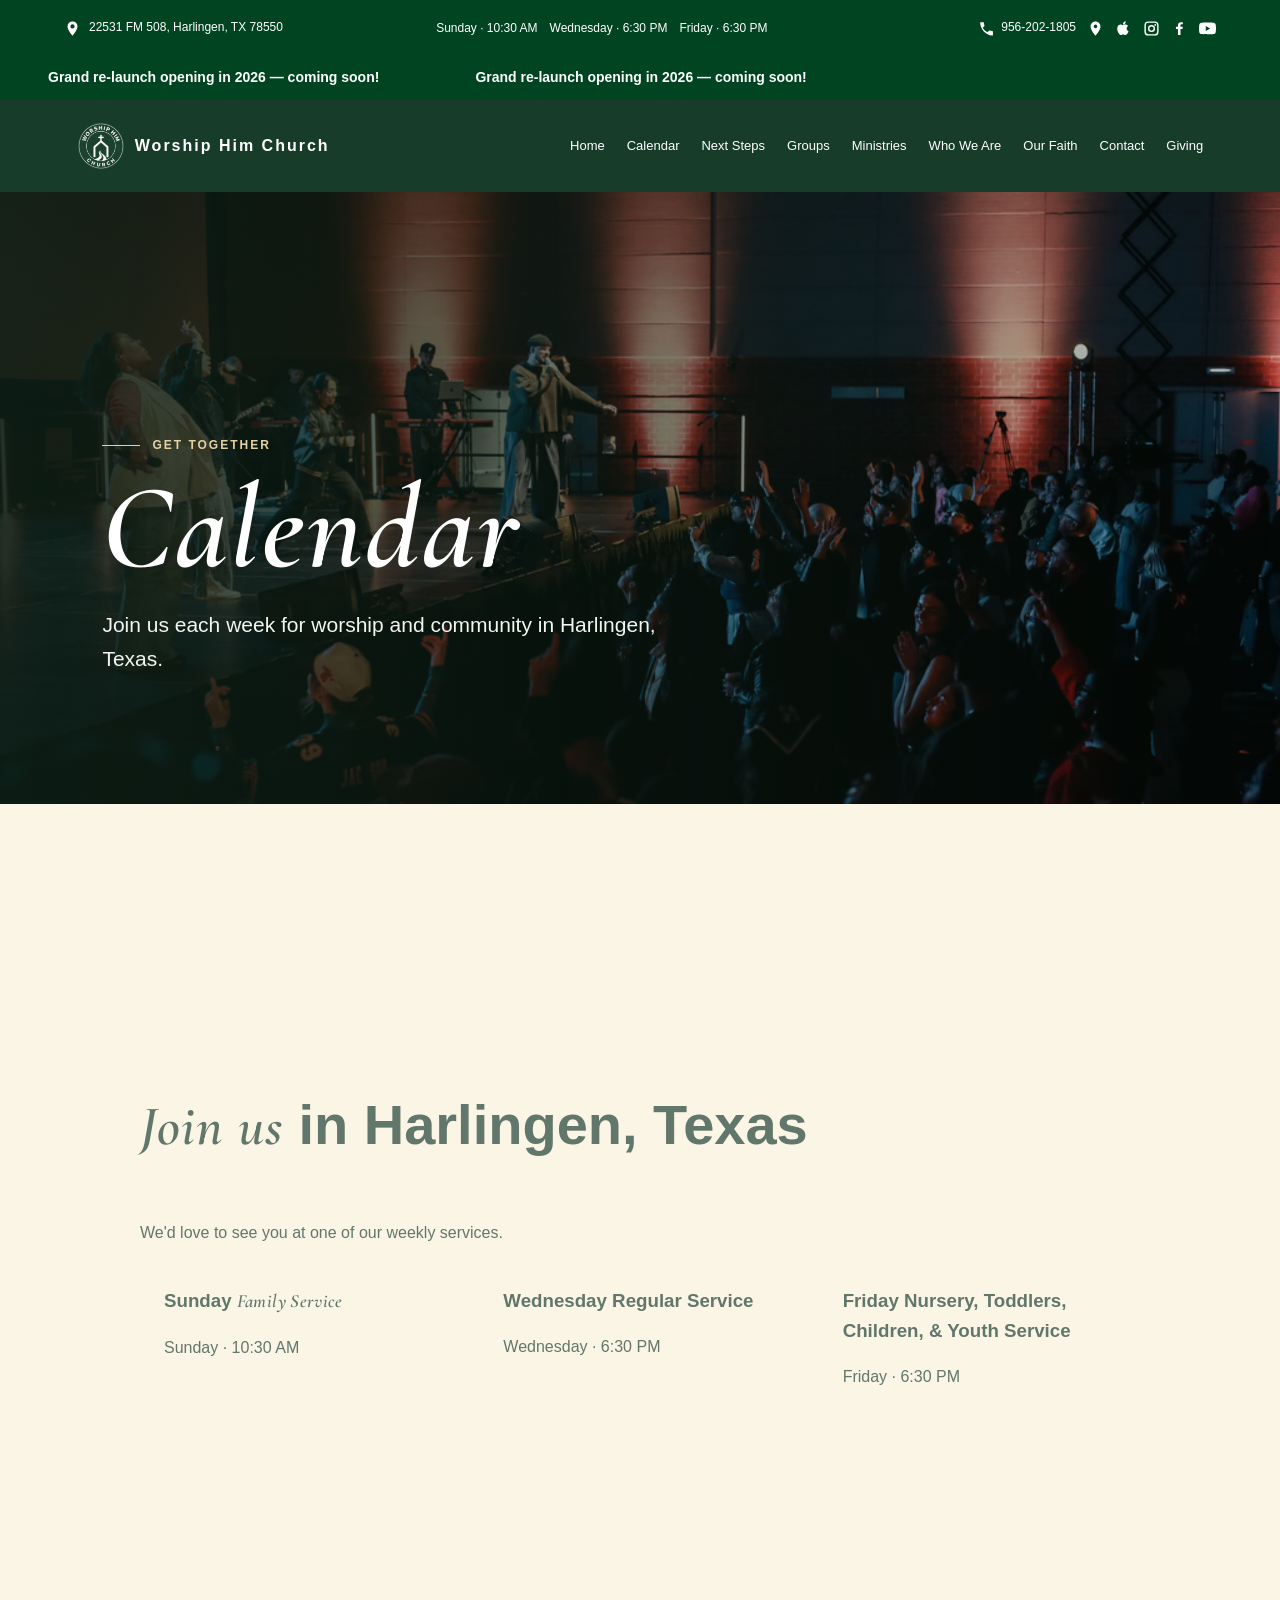
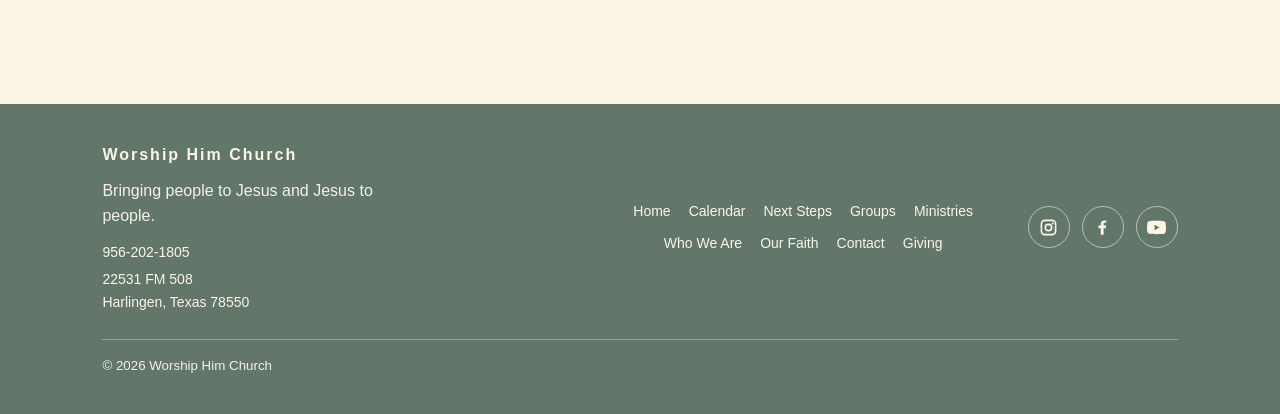
<file: calendar.html>
<!doctype html>
<html lang="en">
<head>
  <meta charset="utf-8">
  <meta name="viewport" content="width=device-width, initial-scale=1">
  <title>Calendar | Worship Him Church</title>
  <link rel="icon" type="image/x-icon" href="favicon/WorshipHimChurch-Logo-PNG-ico.ico">
  <link rel="stylesheet" href="index.css">
  <link rel="stylesheet" href="calendar.css">
  <script src="index.js" defer></script>
</head>
<body>
  <div class="announcement-bar"><p>Grand re-launch opening in 2026 — coming soon!</p></div>
  <header class="header"><a class="logo" href="index.html"><img src="images/WorshipHimChurch-Logo-PNG.png" alt=""><span>Worship Him Church</span></a><button class="menu-button" aria-expanded="false" aria-controls="navigation">Menu</button><nav id="navigation" aria-label="Main navigation"><a href="index.html">Home</a><a href="calendar.html">Calendar</a><a href="next-steps.html">Next Steps</a><a href="groups.html">Groups</a><a href="ministries.html">Ministries</a><a href="who-we-are.html">Who We Are</a><a href="our-faith.html">Our Faith</a><a href="contact.html">Contact</a><a href="giving.html">Giving</a></nav></header>
  <main>
    <section class="page-banner"><p class="label">GET TOGETHER</p><h1><span class="font-accent">Calendar</span></h1><p class="page-banner-copy">Join us each week for worship and community in Harlingen, Texas.</p></section>
    <section class="content">
      <h2><span class="font-accent">Join us</span> in Harlingen, Texas</h2>
      <p>We'd love to see you at one of our weekly services.</p>
      <div class="simple-cards">
        <article class="simple-card"><h3>Sunday <span class="font-accent">Family Service</span></h3><p>Sunday · 10:30 AM</p></article>
        <article class="simple-card"><h3>Wednesday Regular Service</h3><p>Wednesday · 6:30 PM</p></article>
        <article class="simple-card"><h3>Friday Nursery, Toddlers, Children, &amp; Youth Service</h3><p>Friday · 6:30 PM</p></article>
      </div>
    </section>
  </main>
  <footer class="footer"><div class="footer-brand"><a class="logo" href="index.html">Worship Him Church</a><p>Bringing people to Jesus and Jesus to people.</p><address class="footer-contact"><a href="tel:+19562021805">956-202-1805</a><a href="https://maps.google.com/?q=22531+FM+508+Harlingen+Texas+78550" target="_blank" rel="noopener noreferrer">22531 FM 508<br>Harlingen, Texas 78550</a></address></div>  <nav class="footer-navigation" aria-label="Footer navigation"><a href="index.html">Home</a><a href="calendar.html">Calendar</a><a href="next-steps.html">Next Steps</a><a href="groups.html">Groups</a><a href="ministries.html">Ministries</a><a href="who-we-are.html">Who We Are</a><a href="our-faith.html">Our Faith</a><a href="contact.html">Contact</a><a href="giving.html">Giving</a></nav><div class="footer-social" aria-label="Social media"><a href="https://www.instagram.com/" target="_blank" rel="noopener noreferrer" aria-label="Instagram"><svg viewBox="0 0 24 24" aria-hidden="true"><path d="M7.5 2h9A5.5 5.5 0 0 1 22 7.5v9a5.5 5.5 0 0 1-5.5 5.5h-9A5.5 5.5 0 0 1 2 16.5v-9A5.5 5.5 0 0 1 7.5 2zm0 2A3.5 3.5 0 0 0 4 7.5v9A3.5 3.5 0 0 0 7.5 20h9a3.5 3.5 0 0 0 3.5-3.5v-9A3.5 3.5 0 0 0 16.5 4h-9zM12 7a5 5 0 1 1 0 10 5 5 0 0 1 0-10zm0 2a3 3 0 1 0 0 6 3 3 0 0 0 0-6zm5.25-3.25a1.25 1.25 0 1 1 0 2.5 1.25 1.25 0 0 1 0-2.5z"/></svg></a><a href="https://www.facebook.com/" target="_blank" rel="noopener noreferrer" aria-label="Facebook"><svg viewBox="0 0 24 24" aria-hidden="true"><path d="M13.4 21v-8.2h2.8l.4-3.2h-3.2v-2c0-.9.3-1.5 1.6-1.5h1.7V3.2c-.3 0-1.4-.2-2.6-.2-2.6 0-4.3 1.6-4.3 4.5v2.1H7v3.2h2.8V21h3.6z"/></svg></a><a href="https://www.youtube.com/" target="_blank" rel="noopener noreferrer" aria-label="YouTube"><svg viewBox="0 0 24 24" aria-hidden="true"><path d="M23.5 6.2a3 3 0 0 0-2.1-2.1C19.5 3.6 12 3.6 12 3.6s-7.5 0-9.4.5A3 3 0 0 0 .5 6.2 31 31 0 0 0 0 12a31 31 0 0 0 .5 5.8 3 3 0 0 0 2.1 2.1c1.9.5 9.4.5 9.4.5s7.5 0 9.4-.5a3 3 0 0 0 2.1-2.1A31 31 0 0 0 24 12a31 31 0 0 0-.5-5.8zM9.6 15.6V8.4L15.8 12l-6.2 3.6z"/></svg></a></div><small>© <span data-year></span> Worship Him Church</small></footer>
</body>
</html>
</file>
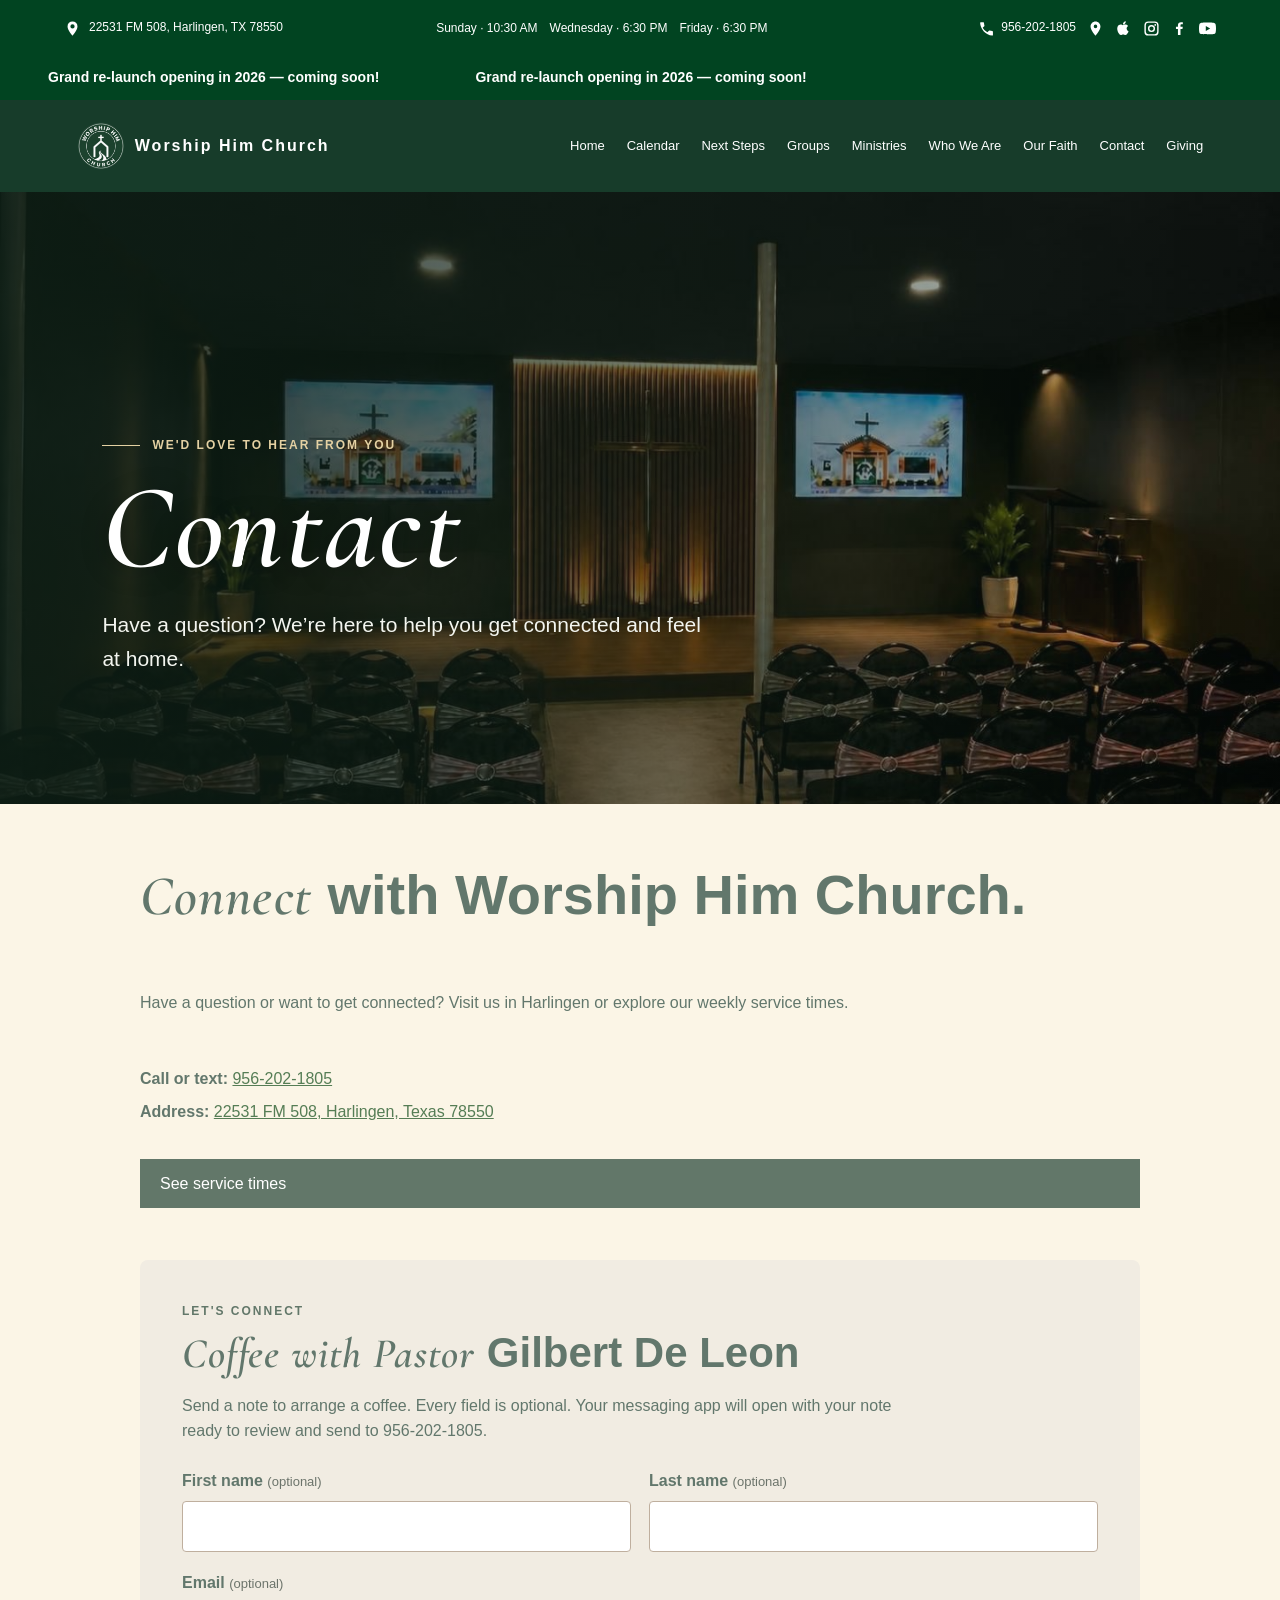
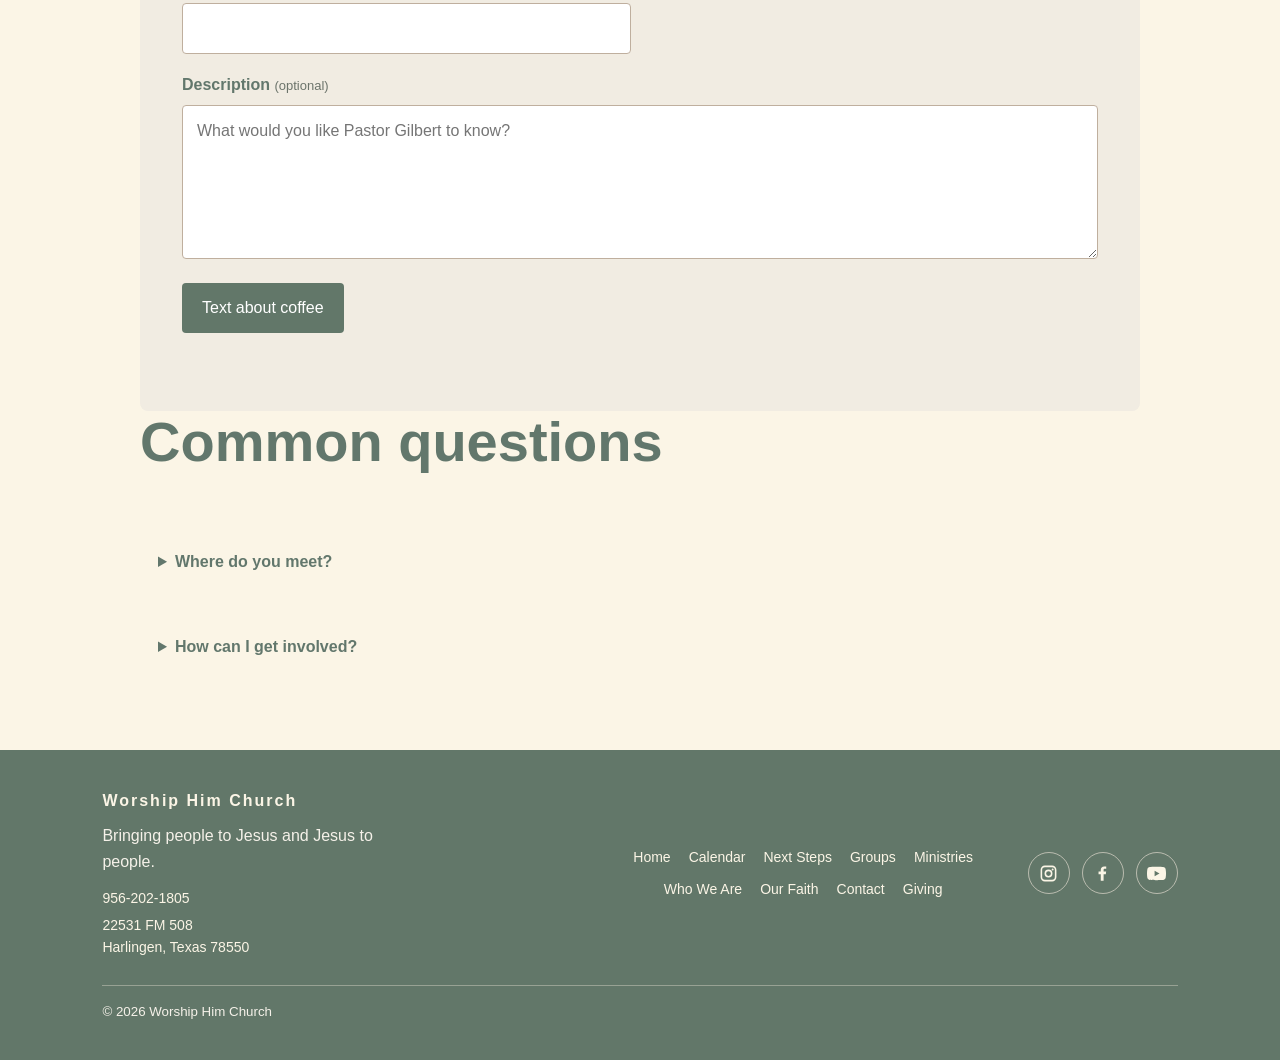
<file: contact.html>
<!doctype html>
<html lang="en">
<head>
  <meta charset="utf-8">
  <meta name="viewport" content="width=device-width, initial-scale=1">
  <title>Contact | Worship Him Church</title>
  <link rel="icon" type="image/x-icon" href="favicon/WorshipHimChurch-Logo-PNG-ico.ico">
  <link rel="stylesheet" href="index.css">
  <link rel="stylesheet" href="contact.css">
  <script src="index.js" defer></script>
  <script src="contact.js" defer></script>
</head>
<body>
  <div class="announcement-bar"><p>Grand re-launch opening in 2026 — coming soon!</p></div>
  <header class="header"><a class="logo" href="index.html"><img src="images/WorshipHimChurch-Logo-PNG.png" alt=""><span>Worship Him Church</span></a><button class="menu-button" aria-expanded="false" aria-controls="navigation">Menu</button><nav id="navigation" aria-label="Main navigation"><a href="index.html">Home</a><a href="calendar.html">Calendar</a><a href="next-steps.html">Next Steps</a><a href="groups.html">Groups</a><a href="ministries.html">Ministries</a><a href="who-we-are.html">Who We Are</a><a href="our-faith.html">Our Faith</a><a href="contact.html">Contact</a><a href="giving.html">Giving</a></nav></header>
  <main>
    <section class="page-banner"><p class="label">WE'D LOVE TO HEAR FROM YOU</p><h1><span class="font-accent">Contact</span></h1><p class="page-banner-copy">Have a question? We’re here to help you get connected and feel at home.</p></section>
    <section class="content">
      <h2><span class="font-accent">Connect</span> with Worship Him Church.</h2>
      <p>Have a question or want to get connected? Visit us in Harlingen or explore our weekly service times.</p>
      <div class="church-contact-details">
        <p><strong>Call or text:</strong> <a href="tel:+19562021805">956-202-1805</a></p>
        <p><strong>Address:</strong> <a href="https://maps.google.com/?q=22531+FM+508+Harlingen+Texas+78550" target="_blank" rel="noopener noreferrer">22531 FM 508, Harlingen, Texas 78550</a></p>
      </div>
      <a class="button contact-link" href="calendar.html">See service times</a>
      <section class="coffee-card" aria-labelledby="coffee-title">
        <p class="label">LET'S CONNECT</p>
        <h2 id="coffee-title"><span class="font-accent">Coffee with Pastor</span> Gilbert De Leon</h2>
        <p>Send a note to arrange a coffee. Every field is optional. Your messaging app will open with your note ready to review and send to 956-202-1805.</p>
        <form id="coffee-form">
          <div class="coffee-fields">
            <div class="coffee-field">
              <label for="coffee-first-name">First name <span>(optional)</span></label>
              <input id="coffee-first-name" name="firstName" type="text" autocomplete="given-name">
            </div>
            <div class="coffee-field">
              <label for="coffee-last-name">Last name <span>(optional)</span></label>
              <input id="coffee-last-name" name="lastName" type="text" autocomplete="family-name">
            </div>
            <div class="coffee-field">
              <label for="coffee-email">Email <span>(optional)</span></label>
              <input id="coffee-email" name="email" type="email" autocomplete="email">
            </div>
            <div class="coffee-field coffee-description">
              <label for="coffee-description">Description <span>(optional)</span></label>
              <textarea id="coffee-description" name="description" rows="5" placeholder="What would you like Pastor Gilbert to know?"></textarea>
            </div>
          </div>
          <button class="button" type="submit">Text about coffee</button>
          <p class="coffee-status" id="coffee-status" aria-live="polite"></p>
          <a class="coffee-sms-link" id="coffee-sms-link" hidden>Open your messaging app</a>
        </form>
      </section>
      <h2 class="faq-title">Common questions</h2>
      <details><summary>Where do you meet?</summary><p>We meet in Harlingen, Texas. Visit the calendar page for our weekly service times.</p></details>
      <details><summary>How can I get involved?</summary><p>Explore groups and ministries, or take a look at the next steps page.</p></details>
    </section>
  </main>
  <footer class="footer"><div class="footer-brand"><a class="logo" href="index.html">Worship Him Church</a><p>Bringing people to Jesus and Jesus to people.</p><address class="footer-contact"><a href="tel:+19562021805">956-202-1805</a><a href="https://maps.google.com/?q=22531+FM+508+Harlingen+Texas+78550" target="_blank" rel="noopener noreferrer">22531 FM 508<br>Harlingen, Texas 78550</a></address></div>  <nav class="footer-navigation" aria-label="Footer navigation"><a href="index.html">Home</a><a href="calendar.html">Calendar</a><a href="next-steps.html">Next Steps</a><a href="groups.html">Groups</a><a href="ministries.html">Ministries</a><a href="who-we-are.html">Who We Are</a><a href="our-faith.html">Our Faith</a><a href="contact.html">Contact</a><a href="giving.html">Giving</a></nav><div class="footer-social" aria-label="Social media"><a href="https://www.instagram.com/" target="_blank" rel="noopener noreferrer" aria-label="Instagram"><svg viewBox="0 0 24 24" aria-hidden="true"><path d="M7.5 2h9A5.5 5.5 0 0 1 22 7.5v9a5.5 5.5 0 0 1-5.5 5.5h-9A5.5 5.5 0 0 1 2 16.5v-9A5.5 5.5 0 0 1 7.5 2zm0 2A3.5 3.5 0 0 0 4 7.5v9A3.5 3.5 0 0 0 7.5 20h9a3.5 3.5 0 0 0 3.5-3.5v-9A3.5 3.5 0 0 0 16.5 4h-9zM12 7a5 5 0 1 1 0 10 5 5 0 0 1 0-10zm0 2a3 3 0 1 0 0 6 3 3 0 0 0 0-6zm5.25-3.25a1.25 1.25 0 1 1 0 2.5 1.25 1.25 0 0 1 0-2.5z"/></svg></a><a href="https://www.facebook.com/" target="_blank" rel="noopener noreferrer" aria-label="Facebook"><svg viewBox="0 0 24 24" aria-hidden="true"><path d="M13.4 21v-8.2h2.8l.4-3.2h-3.2v-2c0-.9.3-1.5 1.6-1.5h1.7V3.2c-.3 0-1.4-.2-2.6-.2-2.6 0-4.3 1.6-4.3 4.5v2.1H7v3.2h2.8V21h3.6z"/></svg></a><a href="https://www.youtube.com/" target="_blank" rel="noopener noreferrer" aria-label="YouTube"><svg viewBox="0 0 24 24" aria-hidden="true"><path d="M23.5 6.2a3 3 0 0 0-2.1-2.1C19.5 3.6 12 3.6 12 3.6s-7.5 0-9.4.5A3 3 0 0 0 .5 6.2 31 31 0 0 0 0 12a31 31 0 0 0 .5 5.8 3 3 0 0 0 2.1 2.1c1.9.5 9.4.5 9.4.5s7.5 0 9.4-.5a3 3 0 0 0 2.1-2.1A31 31 0 0 0 24 12a31 31 0 0 0-.5-5.8zM9.6 15.6V8.4L15.8 12l-6.2 3.6z"/></svg></a></div><small>© <span data-year></span> Worship Him Church</small></footer>
</body>
</html>
</file>
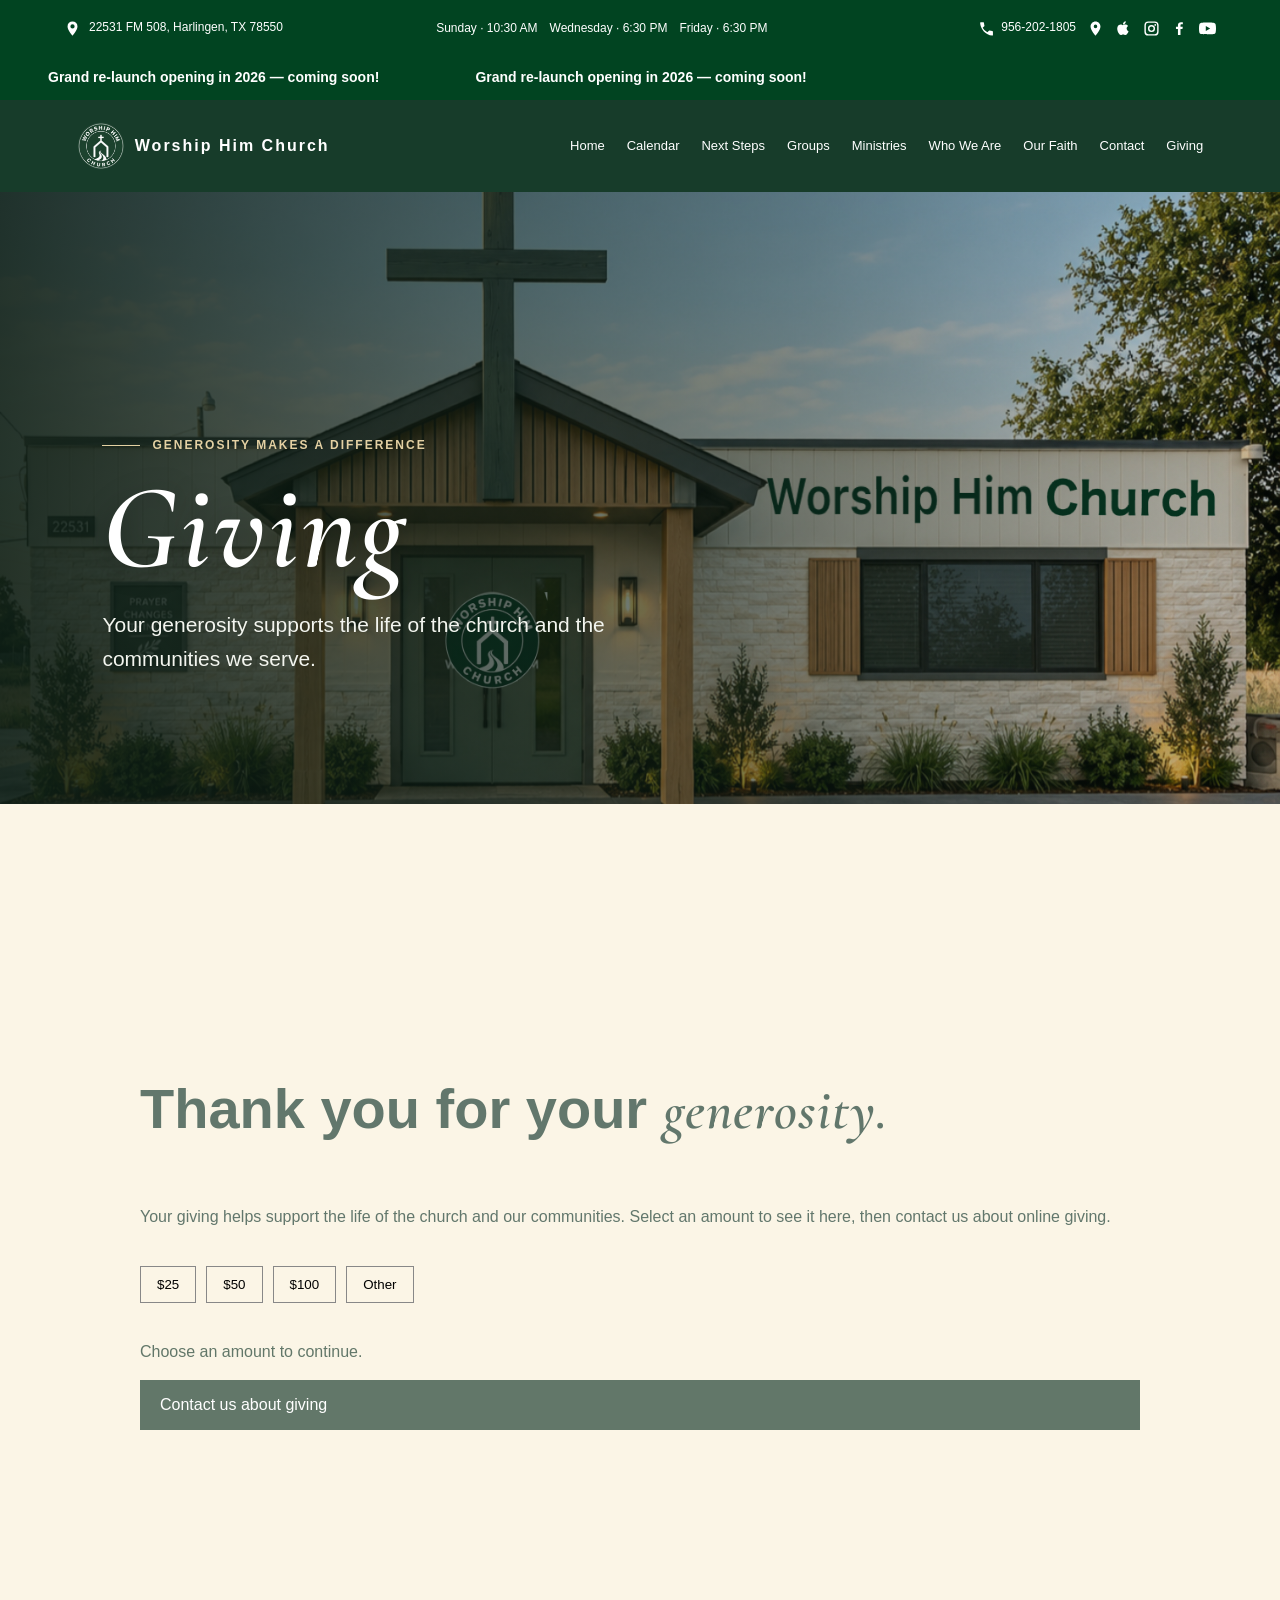
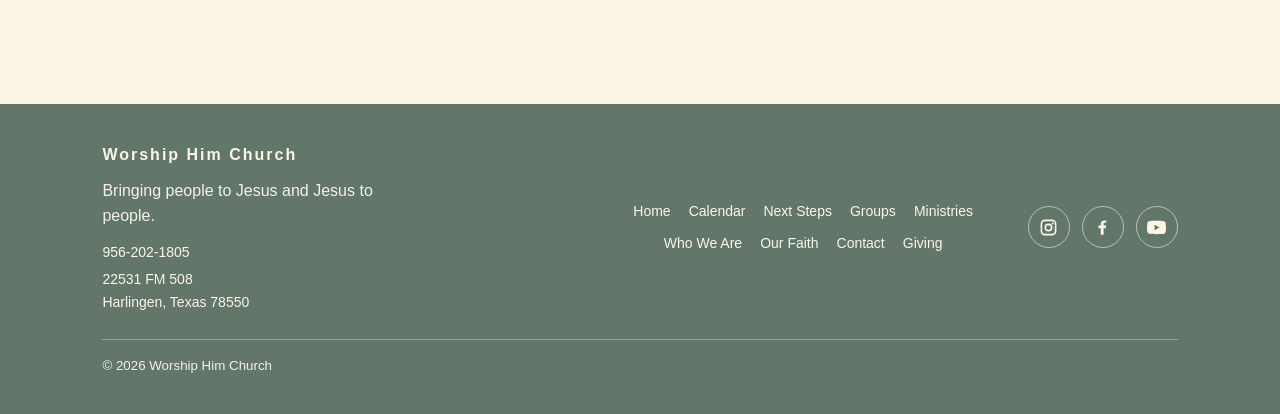
<file: giving.html>
<!doctype html>
<html lang="en">
<head>
  <meta charset="utf-8">
  <meta name="viewport" content="width=device-width, initial-scale=1">
  <title>Giving | Worship Him Church</title>
  <link rel="icon" type="image/x-icon" href="favicon/WorshipHimChurch-Logo-PNG-ico.ico">
  <link rel="stylesheet" href="index.css">
  <link rel="stylesheet" href="giving.css">
  <script src="index.js" defer></script>
  <script src="giving.js" defer></script>
</head>
<body>
  <div class="announcement-bar"><p>Grand re-launch opening in 2026 — coming soon!</p></div>
  <header class="header"><a class="logo" href="index.html"><img src="images/WorshipHimChurch-Logo-PNG.png" alt=""><span>Worship Him Church</span></a><button class="menu-button" aria-expanded="false" aria-controls="navigation">Menu</button><nav id="navigation" aria-label="Main navigation"><a href="index.html">Home</a><a href="calendar.html">Calendar</a><a href="next-steps.html">Next Steps</a><a href="groups.html">Groups</a><a href="ministries.html">Ministries</a><a href="who-we-are.html">Who We Are</a><a href="our-faith.html">Our Faith</a><a href="contact.html">Contact</a><a href="giving.html">Giving</a></nav></header>
  <main>
    <section class="page-banner"><p class="label">GENEROSITY MAKES A DIFFERENCE</p><h1><span class="font-accent">Giving</span></h1><p class="page-banner-copy">Your generosity supports the life of the church and the communities we serve.</p></section>
    <section class="content">
      <h2>Thank you for your <span class="font-accent">generosity.</span></h2>
      <p>Your giving helps support the life of the church and our communities. Select an amount to see it here, then contact us about online giving.</p>
      <div class="choice-list" aria-label="Select an amount"><button data-amount="25">$25</button><button data-amount="50">$50</button><button data-amount="100">$100</button><button data-amount="other">Other</button></div>
      <p class="notice" aria-live="polite">Choose an amount to continue.</p>
      <a class="button giving-link" href="contact.html">Contact us about giving</a>
    </section>
  </main>
  <footer class="footer"><div class="footer-brand"><a class="logo" href="index.html">Worship Him Church</a><p>Bringing people to Jesus and Jesus to people.</p><address class="footer-contact"><a href="tel:+19562021805">956-202-1805</a><a href="https://maps.google.com/?q=22531+FM+508+Harlingen+Texas+78550" target="_blank" rel="noopener noreferrer">22531 FM 508<br>Harlingen, Texas 78550</a></address></div>  <nav class="footer-navigation" aria-label="Footer navigation"><a href="index.html">Home</a><a href="calendar.html">Calendar</a><a href="next-steps.html">Next Steps</a><a href="groups.html">Groups</a><a href="ministries.html">Ministries</a><a href="who-we-are.html">Who We Are</a><a href="our-faith.html">Our Faith</a><a href="contact.html">Contact</a><a href="giving.html">Giving</a></nav><div class="footer-social" aria-label="Social media"><a href="https://www.instagram.com/" target="_blank" rel="noopener noreferrer" aria-label="Instagram"><svg viewBox="0 0 24 24" aria-hidden="true"><path d="M7.5 2h9A5.5 5.5 0 0 1 22 7.5v9a5.5 5.5 0 0 1-5.5 5.5h-9A5.5 5.5 0 0 1 2 16.5v-9A5.5 5.5 0 0 1 7.5 2zm0 2A3.5 3.5 0 0 0 4 7.5v9A3.5 3.5 0 0 0 7.5 20h9a3.5 3.5 0 0 0 3.5-3.5v-9A3.5 3.5 0 0 0 16.5 4h-9zM12 7a5 5 0 1 1 0 10 5 5 0 0 1 0-10zm0 2a3 3 0 1 0 0 6 3 3 0 0 0 0-6zm5.25-3.25a1.25 1.25 0 1 1 0 2.5 1.25 1.25 0 0 1 0-2.5z"/></svg></a><a href="https://www.facebook.com/" target="_blank" rel="noopener noreferrer" aria-label="Facebook"><svg viewBox="0 0 24 24" aria-hidden="true"><path d="M13.4 21v-8.2h2.8l.4-3.2h-3.2v-2c0-.9.3-1.5 1.6-1.5h1.7V3.2c-.3 0-1.4-.2-2.6-.2-2.6 0-4.3 1.6-4.3 4.5v2.1H7v3.2h2.8V21h3.6z"/></svg></a><a href="https://www.youtube.com/" target="_blank" rel="noopener noreferrer" aria-label="YouTube"><svg viewBox="0 0 24 24" aria-hidden="true"><path d="M23.5 6.2a3 3 0 0 0-2.1-2.1C19.5 3.6 12 3.6 12 3.6s-7.5 0-9.4.5A3 3 0 0 0 .5 6.2 31 31 0 0 0 0 12a31 31 0 0 0 .5 5.8 3 3 0 0 0 2.1 2.1c1.9.5 9.4.5 9.4.5s7.5 0 9.4-.5a3 3 0 0 0 2.1-2.1A31 31 0 0 0 24 12a31 31 0 0 0-.5-5.8zM9.6 15.6V8.4L15.8 12l-6.2 3.6z"/></svg></a></div><small>© <span data-year></span> Worship Him Church</small></footer>
</body>
</html>
</file>
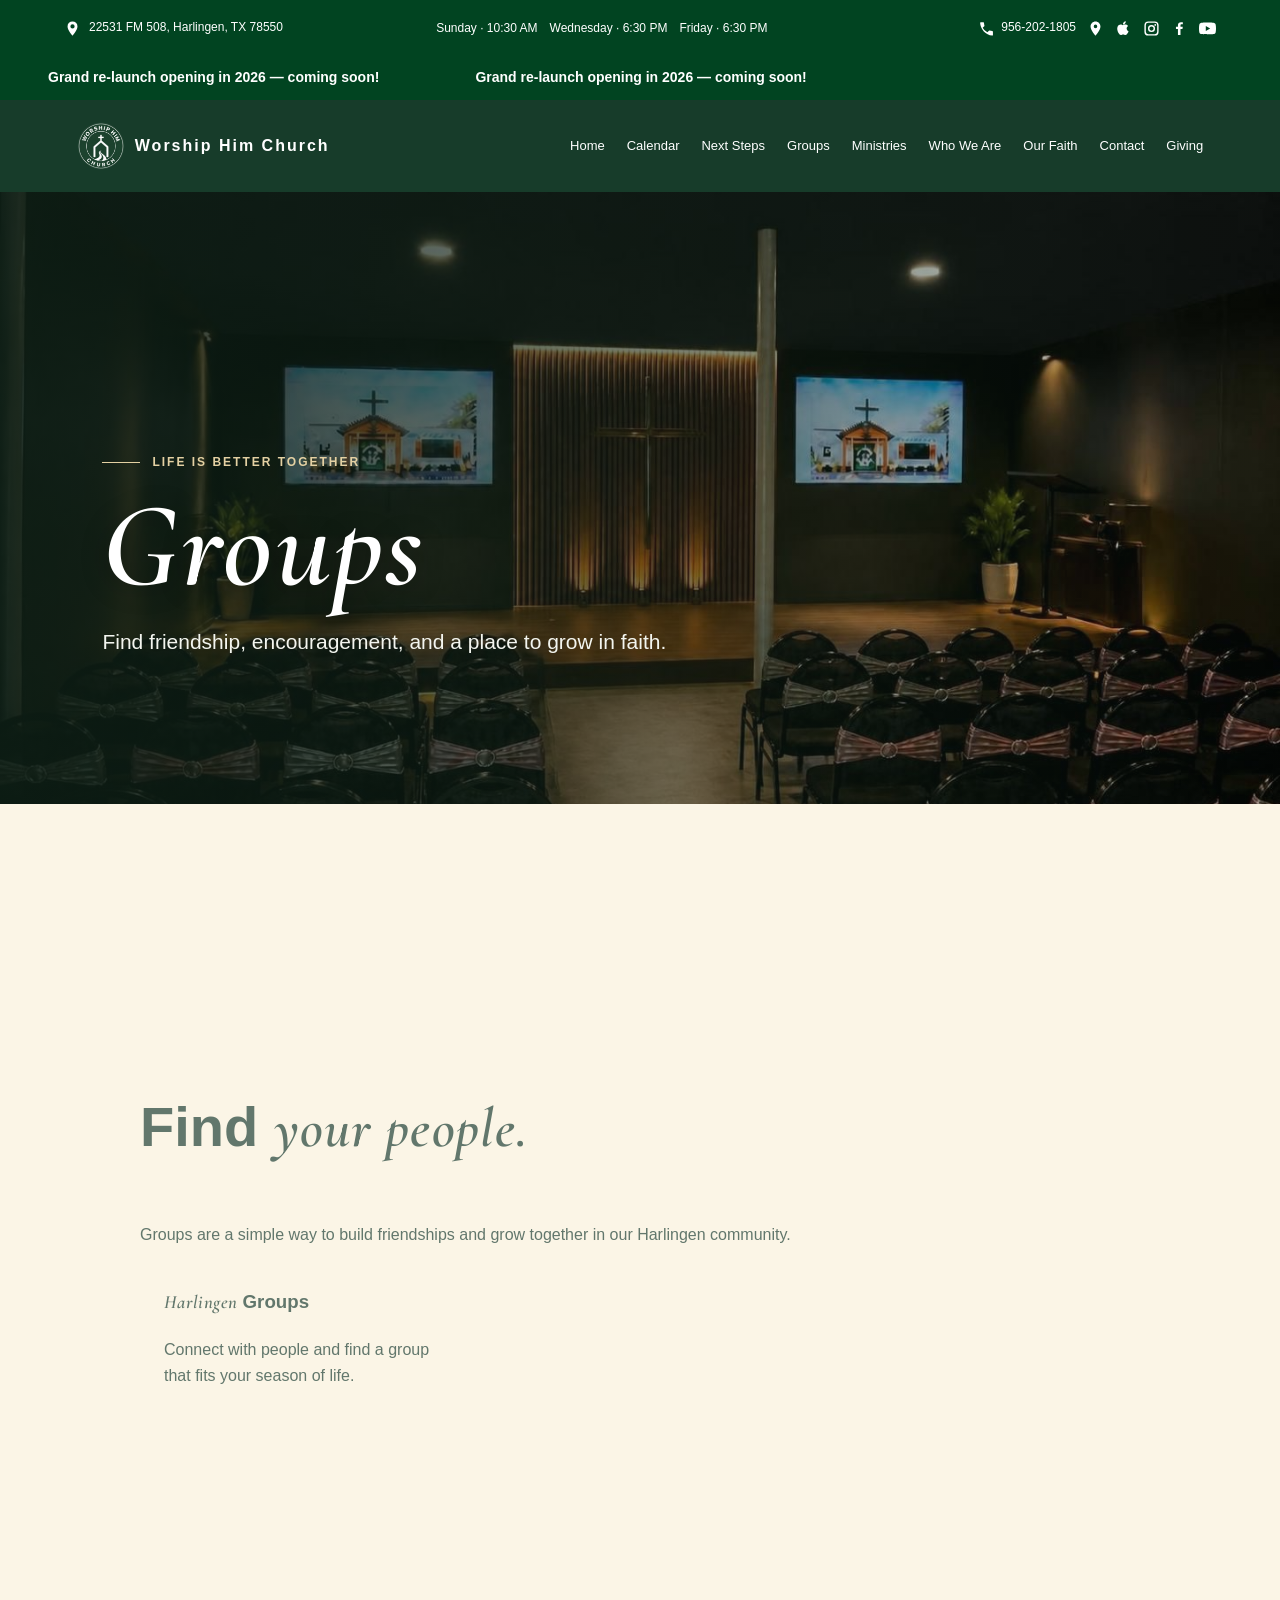
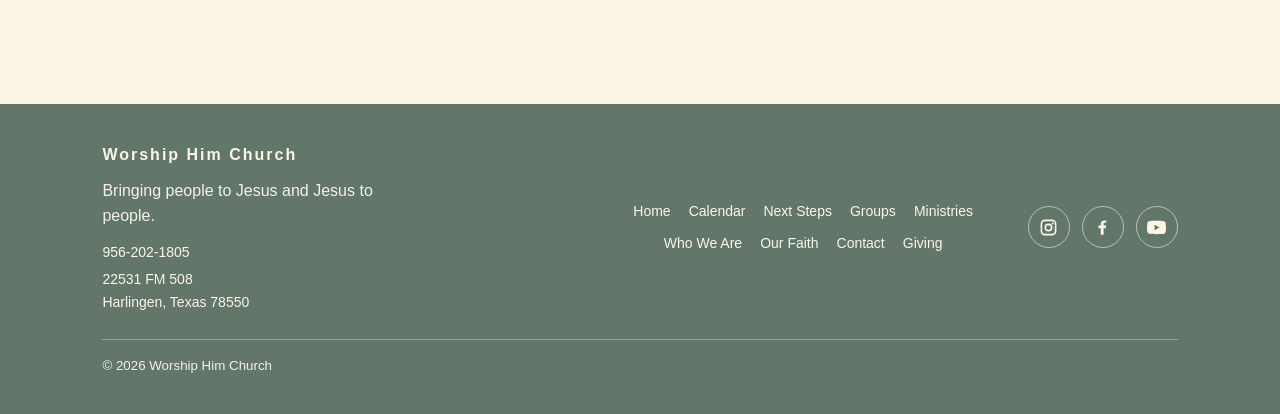
<file: groups.html>
<!doctype html>
<html lang="en">
<head>
  <meta charset="utf-8">
  <meta name="viewport" content="width=device-width, initial-scale=1">
  <title>Groups | Worship Him Church</title>
  <link rel="icon" type="image/x-icon" href="favicon/WorshipHimChurch-Logo-PNG-ico.ico">
  <link rel="stylesheet" href="index.css">
  <link rel="stylesheet" href="groups.css">
  <script src="index.js" defer></script>
</head>
<body>
  <div class="announcement-bar"><p>Grand re-launch opening in 2026 — coming soon!</p></div>
  <header class="header"><a class="logo" href="index.html"><img src="images/WorshipHimChurch-Logo-PNG.png" alt=""><span>Worship Him Church</span></a><button class="menu-button" aria-expanded="false" aria-controls="navigation">Menu</button><nav id="navigation" aria-label="Main navigation"><a href="index.html">Home</a><a href="calendar.html">Calendar</a><a href="next-steps.html">Next Steps</a><a href="groups.html">Groups</a><a href="ministries.html">Ministries</a><a href="who-we-are.html">Who We Are</a><a href="our-faith.html">Our Faith</a><a href="contact.html">Contact</a><a href="giving.html">Giving</a></nav></header>
  <main>
    <section class="page-banner"><p class="label">LIFE IS BETTER TOGETHER</p><h1><span class="font-accent">Groups</span></h1><p class="page-banner-copy">Find friendship, encouragement, and a place to grow in faith.</p></section>
    <section class="content">
      <h2>Find <span class="font-accent">your people.</span></h2>
      <p>Groups are a simple way to build friendships and grow together in our Harlingen community.</p>
      <div class="simple-cards">
        <article class="simple-card"><h3><span class="font-accent">Harlingen</span> Groups</h3><p>Connect with people and find a group that fits your season of life.</p></article>
      </div>
    </section>
  </main>
  <footer class="footer"><div class="footer-brand"><a class="logo" href="index.html">Worship Him Church</a><p>Bringing people to Jesus and Jesus to people.</p><address class="footer-contact"><a href="tel:+19562021805">956-202-1805</a><a href="https://maps.google.com/?q=22531+FM+508+Harlingen+Texas+78550" target="_blank" rel="noopener noreferrer">22531 FM 508<br>Harlingen, Texas 78550</a></address></div>  <nav class="footer-navigation" aria-label="Footer navigation"><a href="index.html">Home</a><a href="calendar.html">Calendar</a><a href="next-steps.html">Next Steps</a><a href="groups.html">Groups</a><a href="ministries.html">Ministries</a><a href="who-we-are.html">Who We Are</a><a href="our-faith.html">Our Faith</a><a href="contact.html">Contact</a><a href="giving.html">Giving</a></nav><div class="footer-social" aria-label="Social media"><a href="https://www.instagram.com/" target="_blank" rel="noopener noreferrer" aria-label="Instagram"><svg viewBox="0 0 24 24" aria-hidden="true"><path d="M7.5 2h9A5.5 5.5 0 0 1 22 7.5v9a5.5 5.5 0 0 1-5.5 5.5h-9A5.5 5.5 0 0 1 2 16.5v-9A5.5 5.5 0 0 1 7.5 2zm0 2A3.5 3.5 0 0 0 4 7.5v9A3.5 3.5 0 0 0 7.5 20h9a3.5 3.5 0 0 0 3.5-3.5v-9A3.5 3.5 0 0 0 16.5 4h-9zM12 7a5 5 0 1 1 0 10 5 5 0 0 1 0-10zm0 2a3 3 0 1 0 0 6 3 3 0 0 0 0-6zm5.25-3.25a1.25 1.25 0 1 1 0 2.5 1.25 1.25 0 0 1 0-2.5z"/></svg></a><a href="https://www.facebook.com/" target="_blank" rel="noopener noreferrer" aria-label="Facebook"><svg viewBox="0 0 24 24" aria-hidden="true"><path d="M13.4 21v-8.2h2.8l.4-3.2h-3.2v-2c0-.9.3-1.5 1.6-1.5h1.7V3.2c-.3 0-1.4-.2-2.6-.2-2.6 0-4.3 1.6-4.3 4.5v2.1H7v3.2h2.8V21h3.6z"/></svg></a><a href="https://www.youtube.com/" target="_blank" rel="noopener noreferrer" aria-label="YouTube"><svg viewBox="0 0 24 24" aria-hidden="true"><path d="M23.5 6.2a3 3 0 0 0-2.1-2.1C19.5 3.6 12 3.6 12 3.6s-7.5 0-9.4.5A3 3 0 0 0 .5 6.2 31 31 0 0 0 0 12a31 31 0 0 0 .5 5.8 3 3 0 0 0 2.1 2.1c1.9.5 9.4.5 9.4.5s7.5 0 9.4-.5a3 3 0 0 0 2.1-2.1A31 31 0 0 0 24 12a31 31 0 0 0-.5-5.8zM9.6 15.6V8.4L15.8 12l-6.2 3.6z"/></svg></a></div><small>© <span data-year></span> Worship Him Church</small></footer>
</body>
</html>
</file>
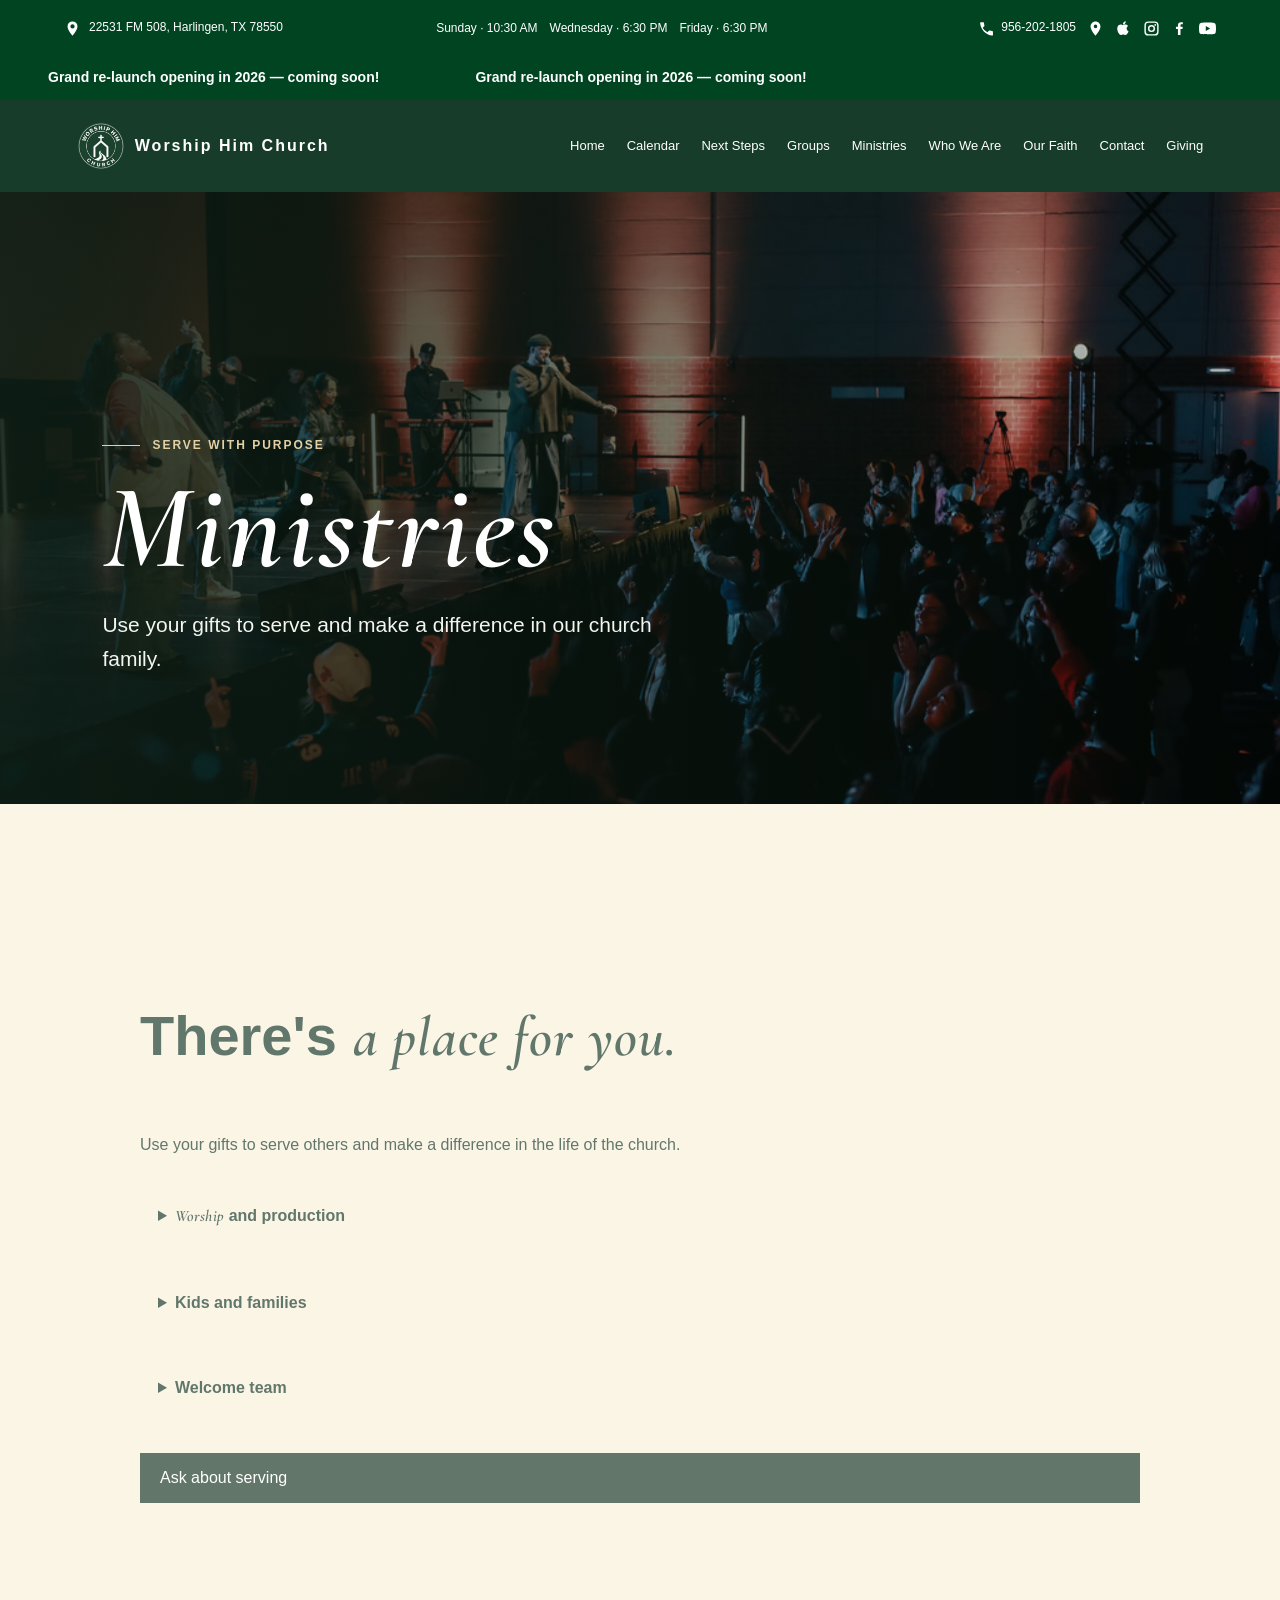
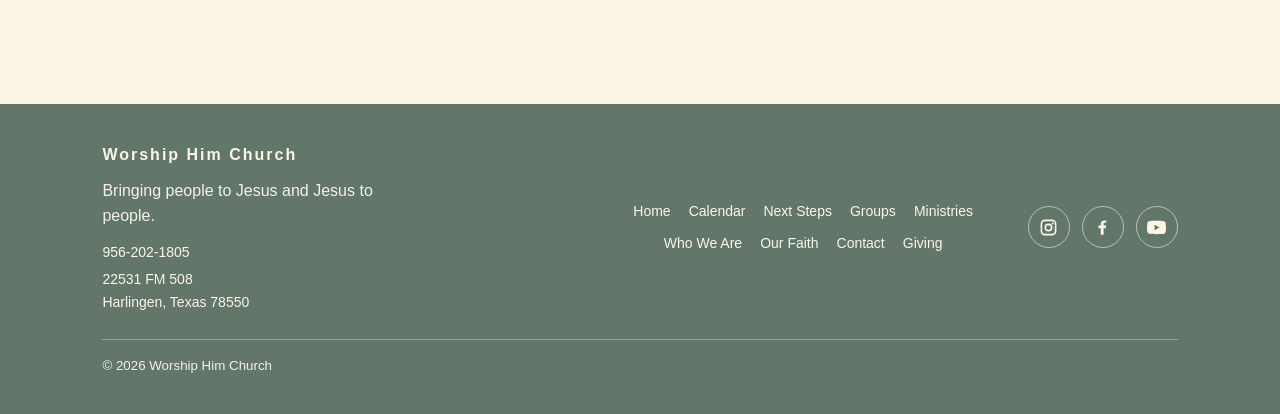
<file: ministries.html>
<!doctype html>
<html lang="en">
<head>
  <meta charset="utf-8">
  <meta name="viewport" content="width=device-width, initial-scale=1">
  <title>Ministries | Worship Him Church</title>
  <link rel="icon" type="image/x-icon" href="favicon/WorshipHimChurch-Logo-PNG-ico.ico">
  <link rel="stylesheet" href="index.css">
  <link rel="stylesheet" href="ministries.css">
  <script src="index.js" defer></script>
  <script src="ministries.js" defer></script>
</head>
<body>
  <div class="announcement-bar"><p>Grand re-launch opening in 2026 — coming soon!</p></div>
  <header class="header"><a class="logo" href="index.html"><img src="images/WorshipHimChurch-Logo-PNG.png" alt=""><span>Worship Him Church</span></a><button class="menu-button" aria-expanded="false" aria-controls="navigation">Menu</button><nav id="navigation" aria-label="Main navigation"><a href="index.html">Home</a><a href="calendar.html">Calendar</a><a href="next-steps.html">Next Steps</a><a href="groups.html">Groups</a><a href="ministries.html">Ministries</a><a href="who-we-are.html">Who We Are</a><a href="our-faith.html">Our Faith</a><a href="contact.html">Contact</a><a href="giving.html">Giving</a></nav></header>
  <main>
    <section class="page-banner"><p class="label">SERVE WITH PURPOSE</p><h1><span class="font-accent">Ministries</span></h1><p class="page-banner-copy">Use your gifts to serve and make a difference in our church family.</p></section>
    <section class="content">
      <h2>There's <span class="font-accent">a place for you.</span></h2>
      <p>Use your gifts to serve others and make a difference in the life of the church.</p>
      <details><summary><span class="font-accent">Worship</span> and production</summary><p>Help create a welcoming worship experience through music and production.</p></details>
      <details><summary>Kids and families</summary><p>Support children and families as they learn and grow together.</p></details>
      <details><summary>Welcome team</summary><p>Help people feel at home when they arrive at a gathering.</p></details>
      <a class="button" href="contact.html">Ask about serving</a>
    </section>
  </main>
  <footer class="footer"><div class="footer-brand"><a class="logo" href="index.html">Worship Him Church</a><p>Bringing people to Jesus and Jesus to people.</p><address class="footer-contact"><a href="tel:+19562021805">956-202-1805</a><a href="https://maps.google.com/?q=22531+FM+508+Harlingen+Texas+78550" target="_blank" rel="noopener noreferrer">22531 FM 508<br>Harlingen, Texas 78550</a></address></div>  <nav class="footer-navigation" aria-label="Footer navigation"><a href="index.html">Home</a><a href="calendar.html">Calendar</a><a href="next-steps.html">Next Steps</a><a href="groups.html">Groups</a><a href="ministries.html">Ministries</a><a href="who-we-are.html">Who We Are</a><a href="our-faith.html">Our Faith</a><a href="contact.html">Contact</a><a href="giving.html">Giving</a></nav><div class="footer-social" aria-label="Social media"><a href="https://www.instagram.com/" target="_blank" rel="noopener noreferrer" aria-label="Instagram"><svg viewBox="0 0 24 24" aria-hidden="true"><path d="M7.5 2h9A5.5 5.5 0 0 1 22 7.5v9a5.5 5.5 0 0 1-5.5 5.5h-9A5.5 5.5 0 0 1 2 16.5v-9A5.5 5.5 0 0 1 7.5 2zm0 2A3.5 3.5 0 0 0 4 7.5v9A3.5 3.5 0 0 0 7.5 20h9a3.5 3.5 0 0 0 3.5-3.5v-9A3.5 3.5 0 0 0 16.5 4h-9zM12 7a5 5 0 1 1 0 10 5 5 0 0 1 0-10zm0 2a3 3 0 1 0 0 6 3 3 0 0 0 0-6zm5.25-3.25a1.25 1.25 0 1 1 0 2.5 1.25 1.25 0 0 1 0-2.5z"/></svg></a><a href="https://www.facebook.com/" target="_blank" rel="noopener noreferrer" aria-label="Facebook"><svg viewBox="0 0 24 24" aria-hidden="true"><path d="M13.4 21v-8.2h2.8l.4-3.2h-3.2v-2c0-.9.3-1.5 1.6-1.5h1.7V3.2c-.3 0-1.4-.2-2.6-.2-2.6 0-4.3 1.6-4.3 4.5v2.1H7v3.2h2.8V21h3.6z"/></svg></a><a href="https://www.youtube.com/" target="_blank" rel="noopener noreferrer" aria-label="YouTube"><svg viewBox="0 0 24 24" aria-hidden="true"><path d="M23.5 6.2a3 3 0 0 0-2.1-2.1C19.5 3.6 12 3.6 12 3.6s-7.5 0-9.4.5A3 3 0 0 0 .5 6.2 31 31 0 0 0 0 12a31 31 0 0 0 .5 5.8 3 3 0 0 0 2.1 2.1c1.9.5 9.4.5 9.4.5s7.5 0 9.4-.5a3 3 0 0 0 2.1-2.1A31 31 0 0 0 24 12a31 31 0 0 0-.5-5.8zM9.6 15.6V8.4L15.8 12l-6.2 3.6z"/></svg></a></div><small>© <span data-year></span> Worship Him Church</small></footer>
</body>
</html>
</file>
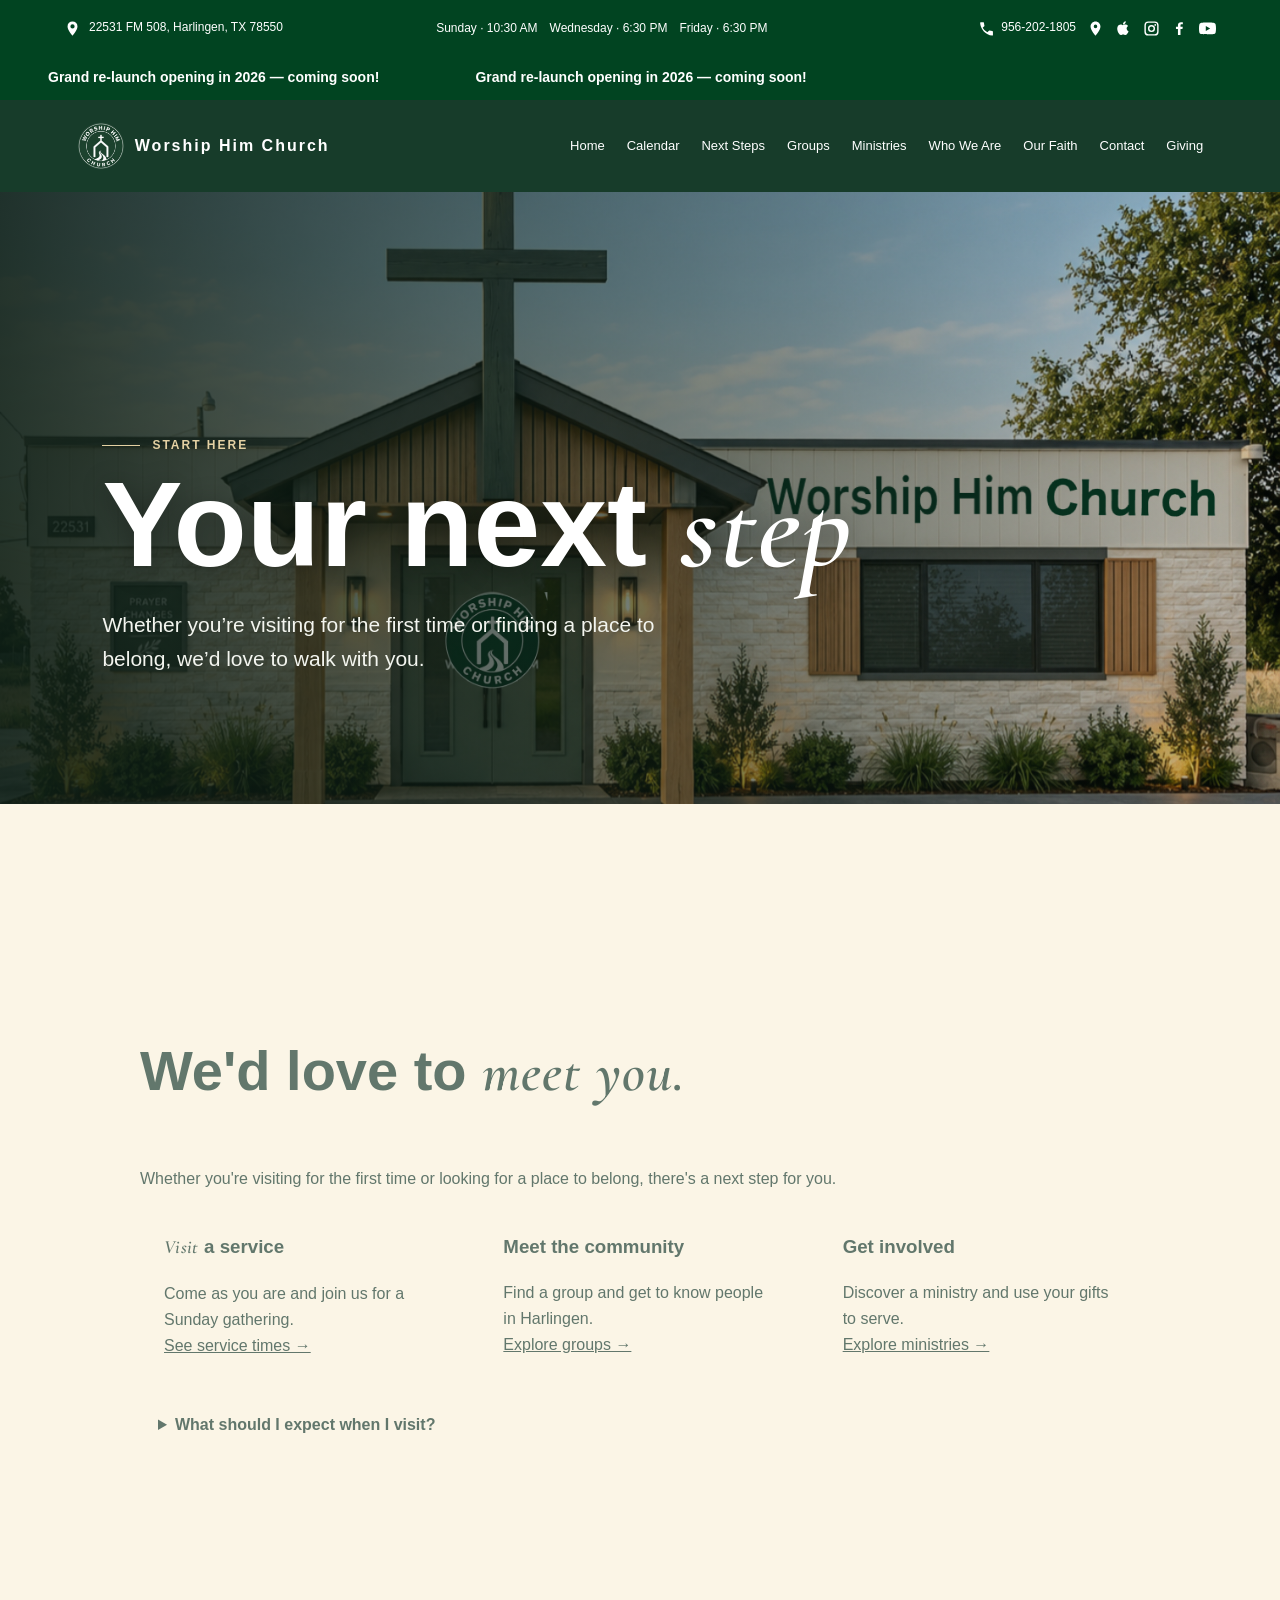
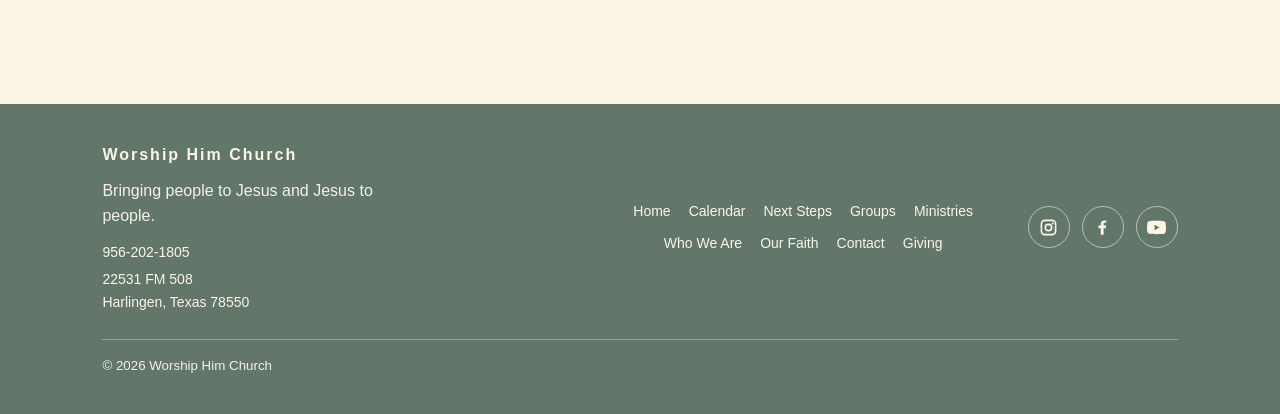
<file: next-steps.html>
<!doctype html>
<html lang="en">
<head>
  <meta charset="utf-8">
  <meta name="viewport" content="width=device-width, initial-scale=1">
  <title>Next Steps | Worship Him Church</title>
  <link rel="icon" type="image/x-icon" href="favicon/WorshipHimChurch-Logo-PNG-ico.ico">
  <link rel="stylesheet" href="index.css">
  <link rel="stylesheet" href="next-steps.css">
  <script src="index.js" defer></script>
  <script src="next-steps.js" defer></script>
</head>
<body>
  <div class="announcement-bar"><p>Grand re-launch opening in 2026 — coming soon!</p></div>
  <header class="header"><a class="logo" href="index.html"><img src="images/WorshipHimChurch-Logo-PNG.png" alt=""><span>Worship Him Church</span></a><button class="menu-button" aria-expanded="false" aria-controls="navigation">Menu</button><nav id="navigation" aria-label="Main navigation"><a href="index.html">Home</a><a href="calendar.html">Calendar</a><a href="next-steps.html">Next Steps</a><a href="groups.html">Groups</a><a href="ministries.html">Ministries</a><a href="who-we-are.html">Who We Are</a><a href="our-faith.html">Our Faith</a><a href="contact.html">Contact</a><a href="giving.html">Giving</a></nav></header>
  <main>
    <section class="page-banner"><p class="label">START HERE</p><h1>Your next <span class="font-accent">step</span></h1><p class="page-banner-copy">Whether you’re visiting for the first time or finding a place to belong, we’d love to walk with you.</p></section>
    <section class="content">
      <h2>We'd love to <span class="font-accent">meet you.</span></h2>
      <p>Whether you're visiting for the first time or looking for a place to belong, there's a next step for you.</p>
      <div class="simple-cards">
        <article class="simple-card"><h3><span class="font-accent">Visit</span> a service</h3><p>Come as you are and join us for a Sunday gathering.</p><a href="calendar.html">See service times →</a></article>
        <article class="simple-card"><h3>Meet the community</h3><p>Find a group and get to know people in Harlingen.</p><a href="groups.html">Explore groups →</a></article>
        <article class="simple-card"><h3>Get involved</h3><p>Discover a ministry and use your gifts to serve.</p><a href="ministries.html">Explore ministries →</a></article>
      </div>
      <details class="visit-details"><summary>What should I expect when I visit?</summary><p>You'll find a welcoming community, worship, and a message. Choose a service time that works for you.</p></details>
    </section>
  </main>
  <footer class="footer"><div class="footer-brand"><a class="logo" href="index.html">Worship Him Church</a><p>Bringing people to Jesus and Jesus to people.</p><address class="footer-contact"><a href="tel:+19562021805">956-202-1805</a><a href="https://maps.google.com/?q=22531+FM+508+Harlingen+Texas+78550" target="_blank" rel="noopener noreferrer">22531 FM 508<br>Harlingen, Texas 78550</a></address></div>  <nav class="footer-navigation" aria-label="Footer navigation"><a href="index.html">Home</a><a href="calendar.html">Calendar</a><a href="next-steps.html">Next Steps</a><a href="groups.html">Groups</a><a href="ministries.html">Ministries</a><a href="who-we-are.html">Who We Are</a><a href="our-faith.html">Our Faith</a><a href="contact.html">Contact</a><a href="giving.html">Giving</a></nav><div class="footer-social" aria-label="Social media"><a href="https://www.instagram.com/" target="_blank" rel="noopener noreferrer" aria-label="Instagram"><svg viewBox="0 0 24 24" aria-hidden="true"><path d="M7.5 2h9A5.5 5.5 0 0 1 22 7.5v9a5.5 5.5 0 0 1-5.5 5.5h-9A5.5 5.5 0 0 1 2 16.5v-9A5.5 5.5 0 0 1 7.5 2zm0 2A3.5 3.5 0 0 0 4 7.5v9A3.5 3.5 0 0 0 7.5 20h9a3.5 3.5 0 0 0 3.5-3.5v-9A3.5 3.5 0 0 0 16.5 4h-9zM12 7a5 5 0 1 1 0 10 5 5 0 0 1 0-10zm0 2a3 3 0 1 0 0 6 3 3 0 0 0 0-6zm5.25-3.25a1.25 1.25 0 1 1 0 2.5 1.25 1.25 0 0 1 0-2.5z"/></svg></a><a href="https://www.facebook.com/" target="_blank" rel="noopener noreferrer" aria-label="Facebook"><svg viewBox="0 0 24 24" aria-hidden="true"><path d="M13.4 21v-8.2h2.8l.4-3.2h-3.2v-2c0-.9.3-1.5 1.6-1.5h1.7V3.2c-.3 0-1.4-.2-2.6-.2-2.6 0-4.3 1.6-4.3 4.5v2.1H7v3.2h2.8V21h3.6z"/></svg></a><a href="https://www.youtube.com/" target="_blank" rel="noopener noreferrer" aria-label="YouTube"><svg viewBox="0 0 24 24" aria-hidden="true"><path d="M23.5 6.2a3 3 0 0 0-2.1-2.1C19.5 3.6 12 3.6 12 3.6s-7.5 0-9.4.5A3 3 0 0 0 .5 6.2 31 31 0 0 0 0 12a31 31 0 0 0 .5 5.8 3 3 0 0 0 2.1 2.1c1.9.5 9.4.5 9.4.5s7.5 0 9.4-.5a3 3 0 0 0 2.1-2.1A31 31 0 0 0 24 12a31 31 0 0 0-.5-5.8zM9.6 15.6V8.4L15.8 12l-6.2 3.6z"/></svg></a></div><small>© <span data-year></span> Worship Him Church</small></footer>
</body>
</html>
</file>
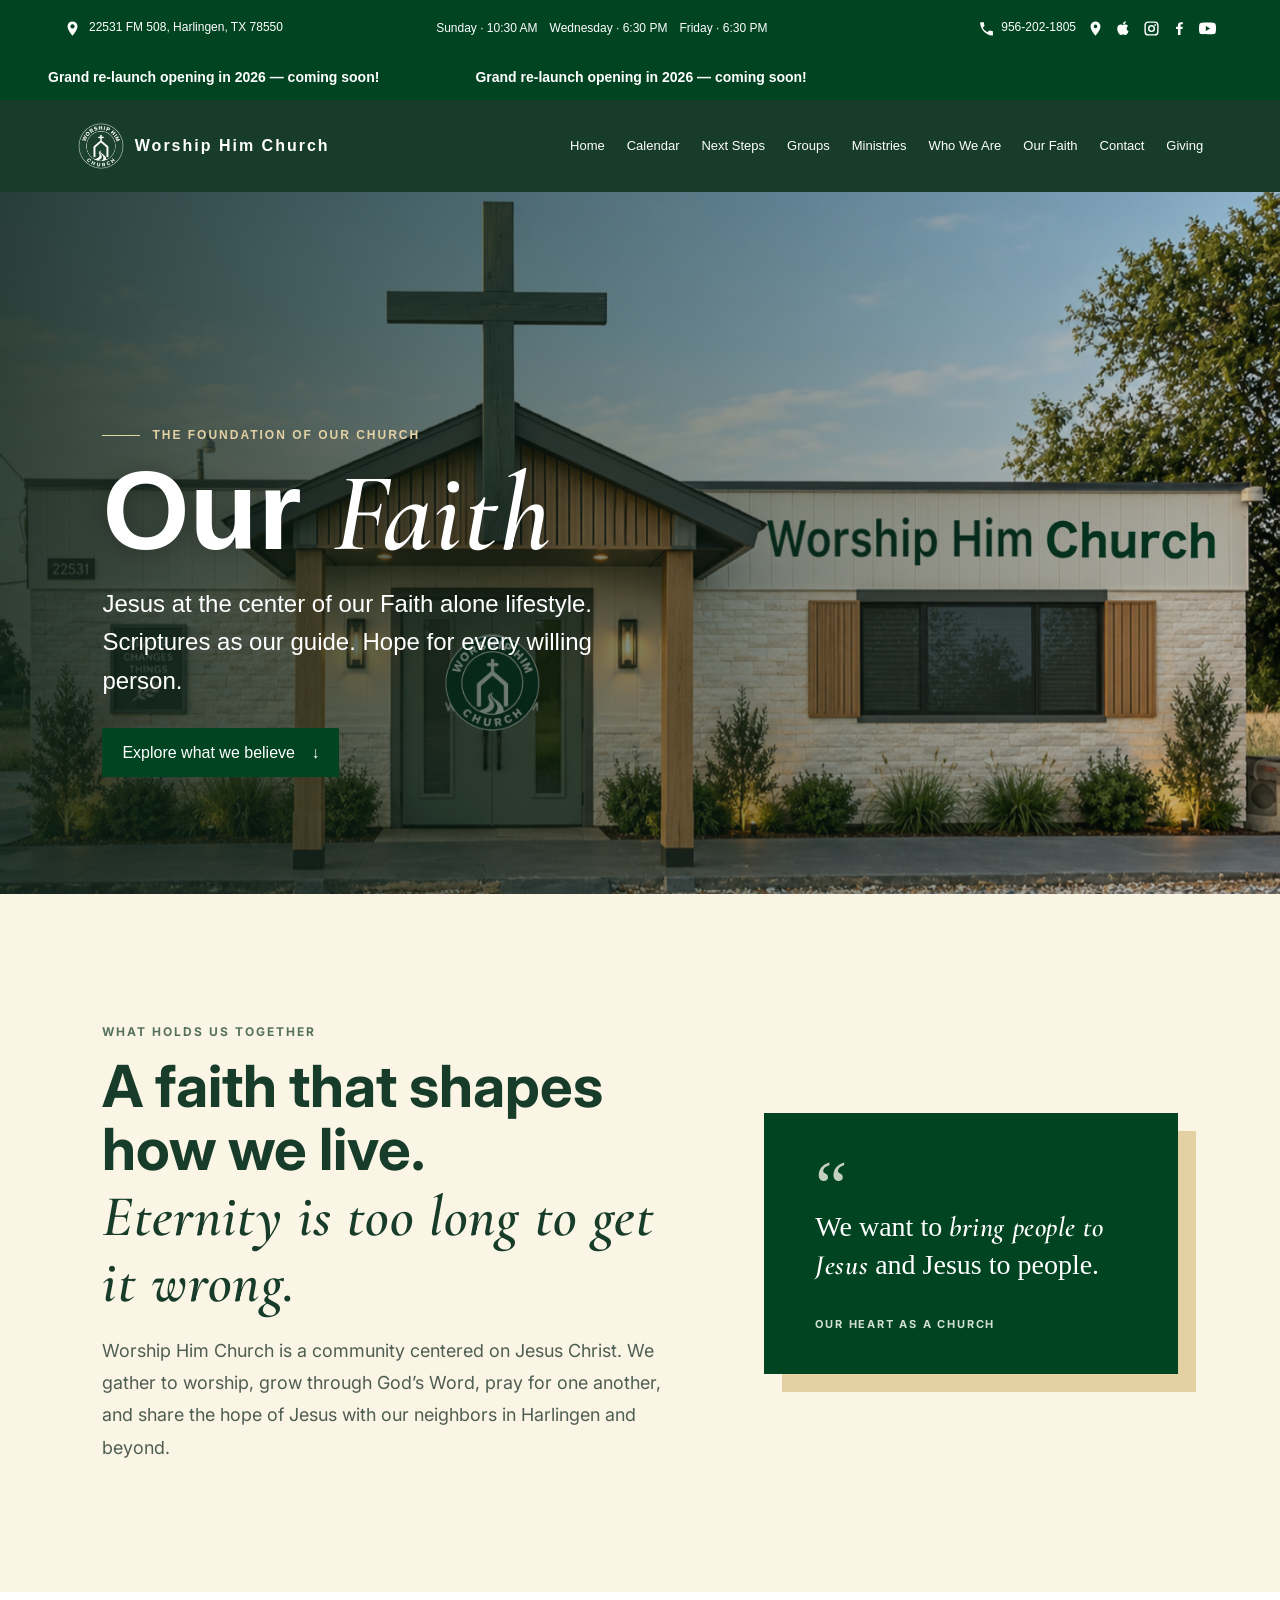
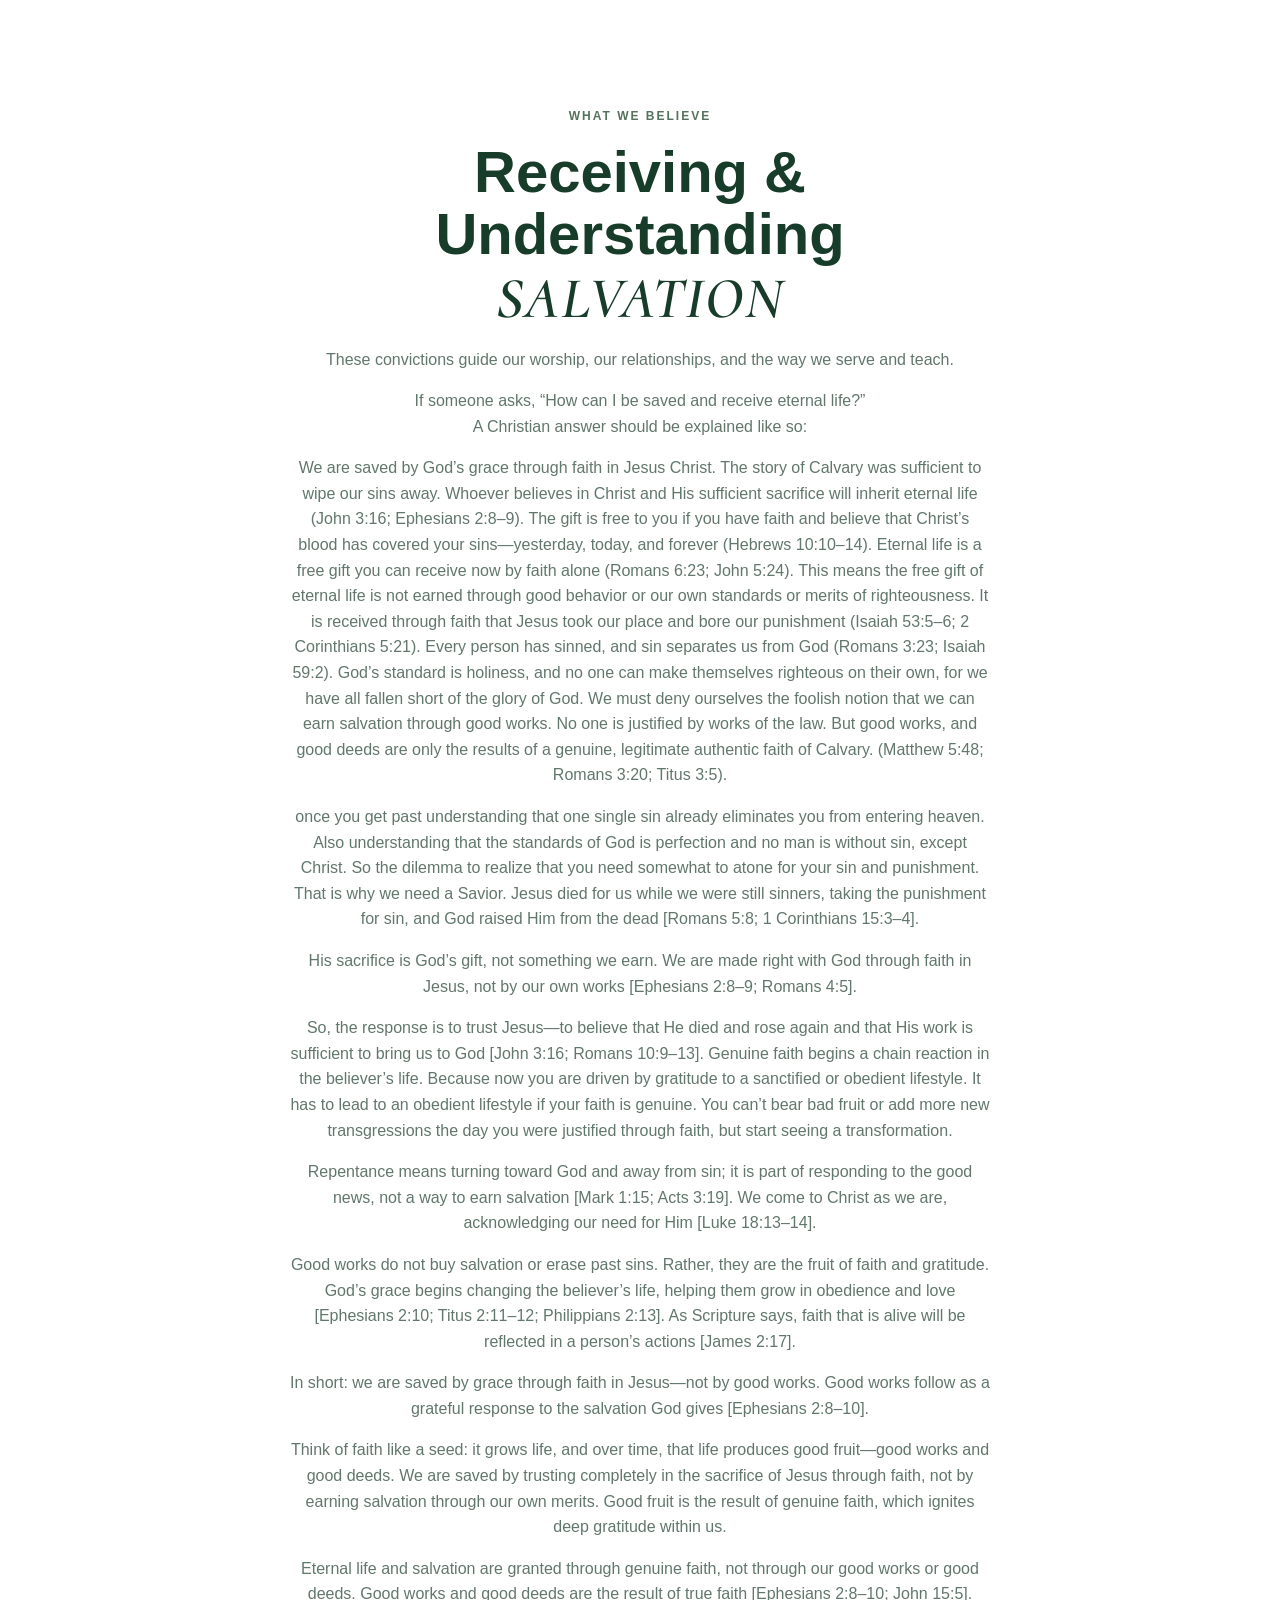
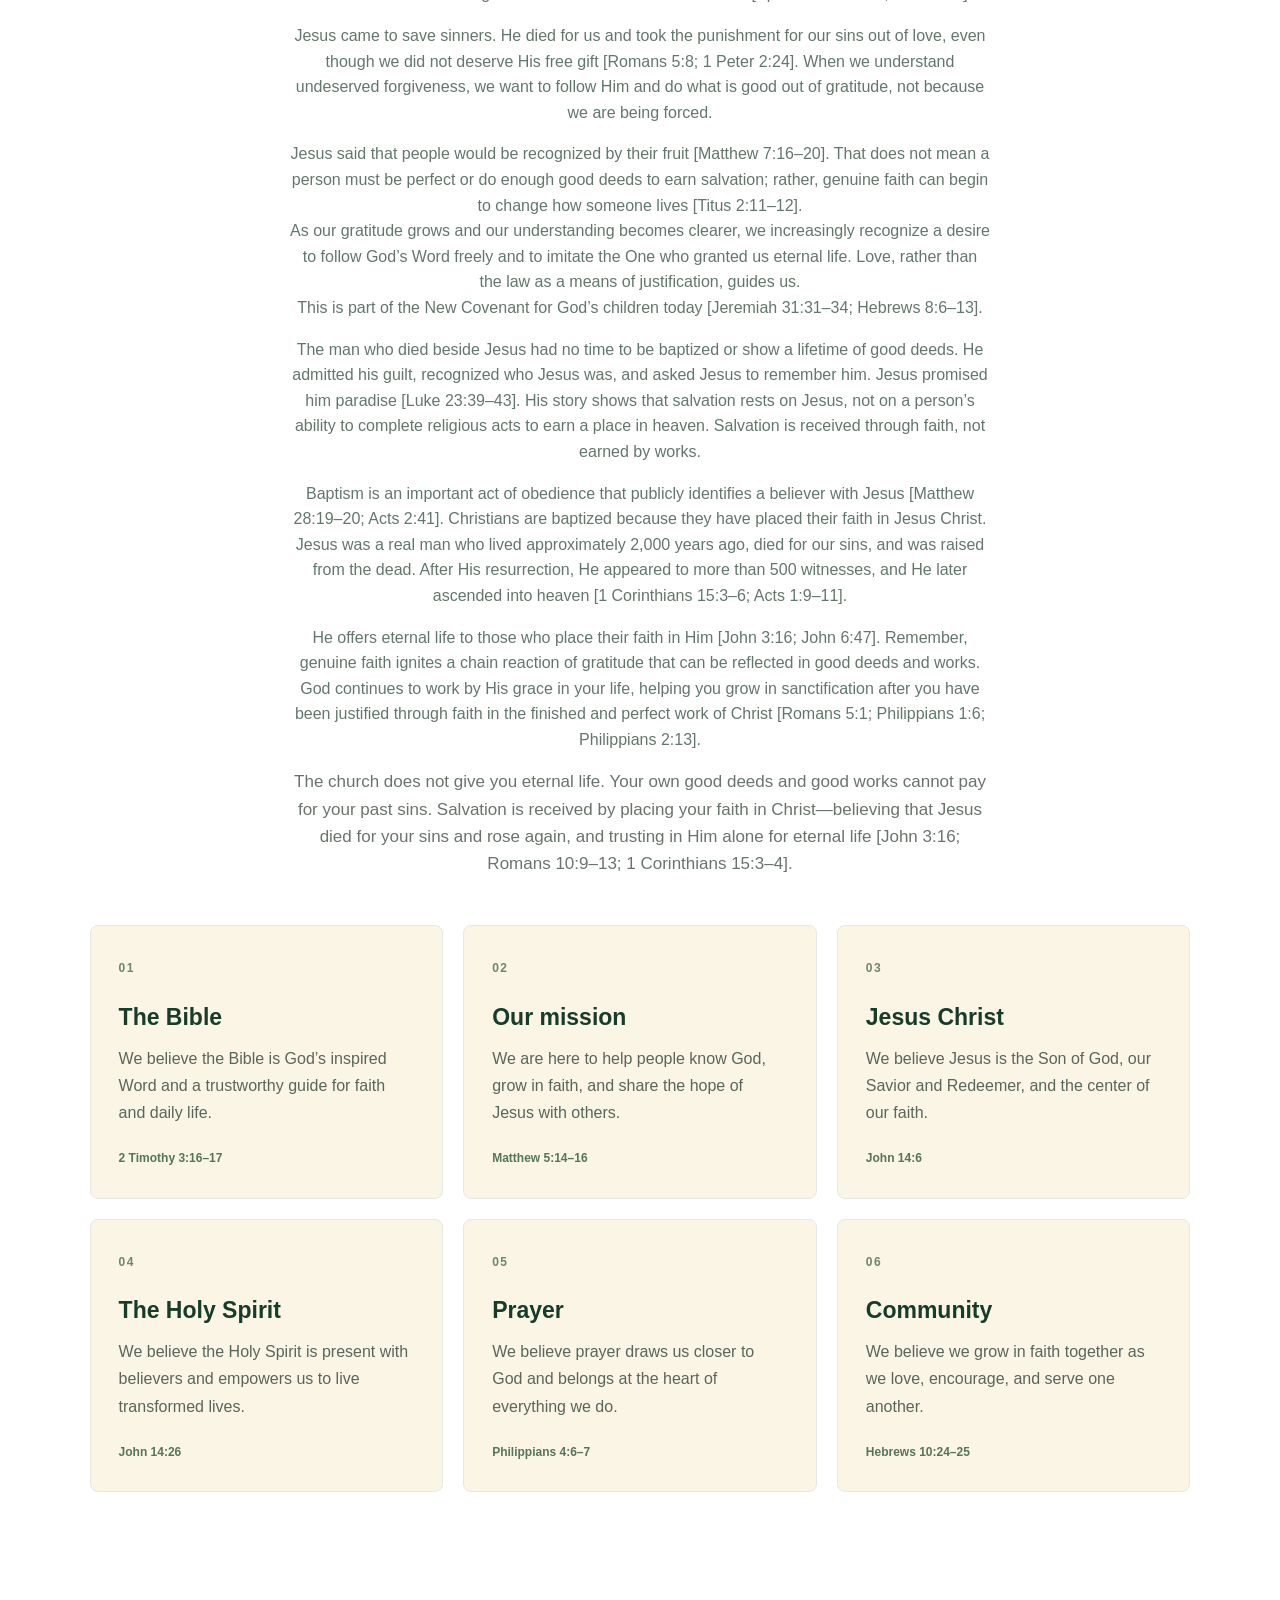
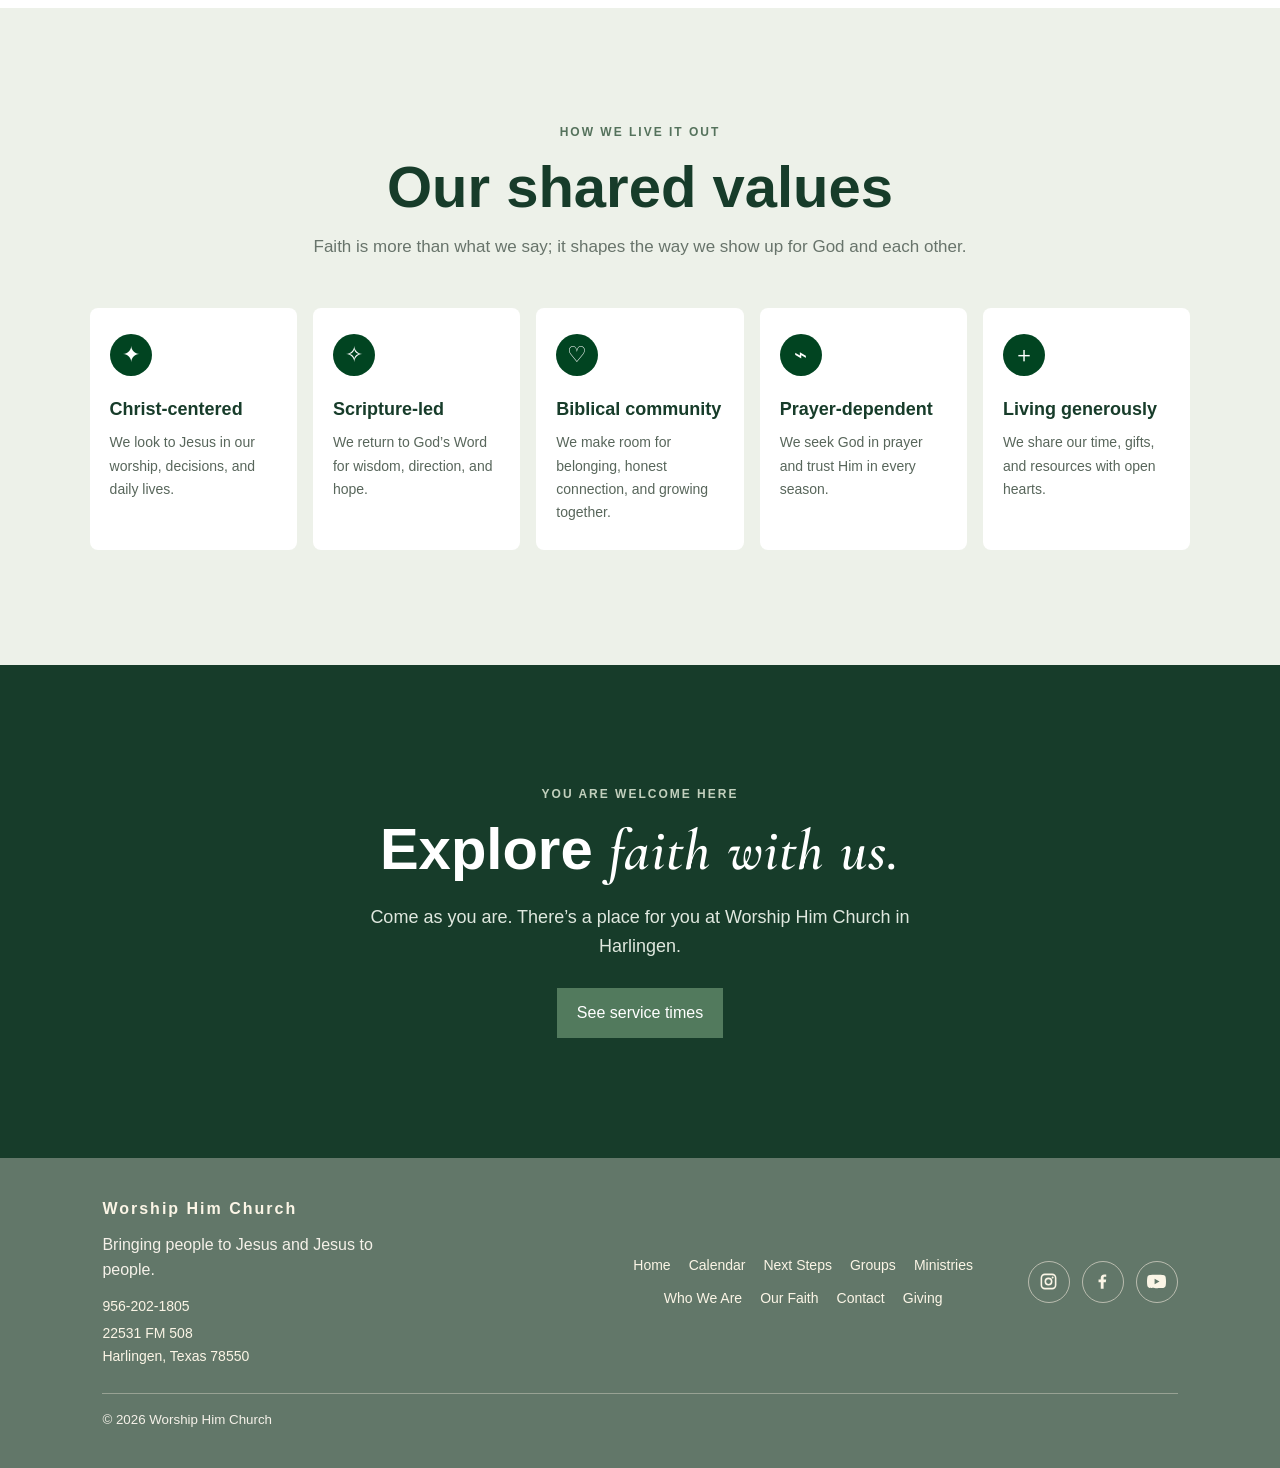
<file: our-faith.html>
<!doctype html>
<html lang="en">
<head>
  <meta charset="utf-8">
  <meta name="viewport" content="width=device-width, initial-scale=1">
  <meta name="description" content="Learn what Worship Him Church believes and the values that guide our life together in Harlingen, Texas.">
  <title>Our Faith | Worship Him Church</title>
  <link rel="icon" type="image/x-icon" href="favicon/WorshipHimChurch-Logo-PNG-ico.ico">
  
  <link rel="preconnect" href="https://fonts.googleapis.com">
  <link rel="preconnect" href="https://fonts.gstatic.com" crossorigin>
  <link href="https://fonts.googleapis.com/css2?family=Inter:wght@400;500;600;700&display=swap" rel="stylesheet">

  
  <link rel="stylesheet" href="index.css">
  <link rel="stylesheet" href="our-faith.css">
  <script src="index.js" defer>
    * { font-family: 'Inter', system-ui, sans-serif; }
      @keyframes float {
        0%, 100% { transform: translateY(0); }
        50% { transform: translateY(-10px); }
      }
    .animate-float { animation: float 6s ease-in-out infinite; }
  </script>
</head>
<body>
  <div class="announcement-bar"><p>Grand re-launch opening in 2026 — coming soon!</p></div>
  <header class="header">
    <a class="logo" href="index.html"><img src="images/WorshipHimChurch-Logo-PNG.png" alt=""><span>Worship Him Church</span></a>
    <button class="menu-button" aria-expanded="false" aria-controls="navigation">Menu</button>
    <nav id="navigation" aria-label="Main navigation">
      <a href="index.html">Home</a>
      <a href="calendar.html">Calendar</a>
      <a href="next-steps.html">Next Steps</a>
      <a href="groups.html">Groups</a>
      <a href="ministries.html">Ministries</a>
      <a href="who-we-are.html">Who We Are</a>
      <a href="our-faith.html" aria-current="page">Our Faith</a>
      <a href="contact.html">Contact</a>
      <a href="giving.html">Giving</a>
    </nav>
  </header>
  <main>
    <section class="page-banner faith-banner">
      <p class="label">THE FOUNDATION OF OUR CHURCH</p>
      <h1>Our <span class="font-accent">Faith</span></h1>
      <p class="faith-banner-copy">Jesus at the center of our Faith alone lifestyle. Scriptures as our guide. Hope for every willing person.</p>
      <a class="button faith-banner-button" href="#beliefs">Explore what we believe <span aria-hidden="true">↓</span></a>
    </section>

    <section class="faith-intro" aria-labelledby="faith-intro-title">
      <div class="faith-intro-content">
        <p class="faith-eyebrow">WHAT HOLDS US TOGETHER</p>
        <h2 id="faith-intro-title">A faith that shapes how we live.<span class="font-accent"> <br>Eternity is too long to get it wrong.</span></h2>
        <p>Worship Him Church is a community centered on Jesus Christ. We gather to worship, grow through God’s Word, pray for one another, and share the hope of Jesus with our neighbors in Harlingen and beyond.</p>
      </div>
      <div class="faith-statement">
        <span class="faith-statement-mark" aria-hidden="true">“</span>
        <p>We want to <span class="font-accent">bring people to Jesus</span> and Jesus to people.</p>
        <span class="faith-statement-caption">OUR HEART AS A CHURCH</span>
      </div>
    </section>

    <section class="beliefs-section" id="beliefs" aria-labelledby="beliefs-title">
      <div class="faith-section-heading">
        <p class="faith-eyebrow">WHAT WE BELIEVE</p>
        <h2 id="beliefs-title">Receiving & Understanding <span class="font-accent">SALVATION</span></h2>
        <p>These convictions guide our worship, our relationships, and the way we serve and teach. </p>

<p>If someone asks, “How can I be saved and receive eternal life?” 
<br>
A Christian answer should be explained like so:</p>

<p>We are saved by God’s grace through faith in Jesus Christ. The story of Calvary was sufficient to wipe our sins away. Whoever believes in Christ and His sufficient sacrifice will inherit eternal life (John 3:16; Ephesians 2:8–9).

The gift is free to you if you have faith and believe that Christ’s blood has covered your sins—yesterday, today, and forever (Hebrews 10:10–14). Eternal life is a free gift you can receive now by faith alone (Romans 6:23; John 5:24).

This means the free gift of eternal life is not earned through good behavior or our own standards or merits of righteousness. It is received through faith that Jesus took our place and bore our punishment (Isaiah 53:5–6; 2 Corinthians 5:21).

Every person has sinned, and sin separates us from God (Romans 3:23; Isaiah 59:2). God’s standard is holiness, and no one can make themselves righteous on their own, for we have all fallen short of the glory of God. We must deny ourselves the foolish notion that we can earn salvation through good works. No one is justified by works of the law. But good works, and good deeds are only the results of a genuine, legitimate authentic faith of Calvary. (Matthew 5:48; Romans 3:20; Titus 3:5). </p>

<p> once you get past understanding that one single sin already eliminates you from entering heaven. Also understanding that the standards of God is perfection and no man is without sin, except Christ. So the dilemma to realize that you need somewhat to atone for your sin and punishment. That is why we need a Savior. Jesus died for us while we were still sinners, taking the punishment for sin, and God raised Him from the dead [Romans 5:8; 1 Corinthians 15:3–4]. </p>

<p>His sacrifice is God’s gift, not something we earn. We are made right with God through faith in Jesus, not by our own works [Ephesians 2:8–9; Romans 4:5]. </p>

<p>So, the response is to trust Jesus—to believe that He died and rose again and that His work is sufficient to bring us to God [John 3:16; Romans 10:9–13]. Genuine faith begins a chain reaction in the believer’s life. Because now you are driven by gratitude to a sanctified or obedient lifestyle. It has to lead to an obedient lifestyle if your faith is genuine. You can’t bear bad fruit or add more new transgressions the day you were justified through faith, but start seeing a transformation. </p>

<p>Repentance means turning toward God and away from sin; it is part of responding to the good news, not a way to earn salvation [Mark 1:15; Acts 3:19]. We come to Christ as we are, acknowledging our need for Him [Luke 18:13–14]. </p>

<p>Good works do not buy salvation or erase past sins. Rather, they are the fruit of faith and gratitude. God’s grace begins changing the believer’s life, helping them grow in obedience and love [Ephesians 2:10; Titus 2:11–12; Philippians 2:13]. As Scripture says, faith that is alive will be reflected in a person’s actions [James 2:17]. </p>

<p>In short: we are saved by grace through faith in Jesus—not by good works. Good works follow as a grateful response to the salvation God gives [Ephesians 2:8–10]. </p>

<p>Think of faith like a seed: it grows life, and over time, that life produces good fruit—good works and good deeds. We are saved by trusting completely in the sacrifice of Jesus through faith, not by earning salvation through our own merits. Good fruit is the result of genuine faith, which ignites deep gratitude within us. </p>

<p>Eternal life and salvation are granted through genuine faith, not through our good works or good deeds. Good works and good deeds are the result of true faith [Ephesians 2:8–10; John 15:5]. </p>

<p>Jesus came to save sinners. He died for us and took the punishment for our sins out of love, even though we did not deserve His free gift [Romans 5:8; 1 Peter 2:24]. When we understand undeserved forgiveness, we want to follow Him and do what is good out of gratitude, not because we are being forced. </p>

<p>Jesus said that people would be recognized by their fruit [Matthew 7:16–20]. That does not mean a person must be perfect or do enough good deeds to earn salvation; rather, genuine faith can begin to change how someone lives [Titus 2:11–12]. 
<br> 
As our gratitude grows and our understanding becomes clearer, we increasingly recognize a desire to follow God’s Word freely and to imitate the One who granted us eternal life. Love, rather than the law as a means of justification, guides us. 
<br>
This is part of the New Covenant for God’s children today [Jeremiah 31:31–34; Hebrews 8:6–13]. </p>

<p>The man who died beside Jesus had no time to be baptized or show a lifetime of good deeds. He admitted his guilt, recognized who Jesus was, and asked Jesus to remember him. Jesus promised him paradise [Luke 23:39–43]. His story shows that salvation rests on Jesus, not on a person’s ability to complete religious acts to earn a place in heaven. Salvation is received through faith, not earned by works. </p>

<p>Baptism is an important act of obedience that publicly identifies a believer with Jesus [Matthew 28:19–20; Acts 2:41]. Christians are baptized because they have placed their faith in Jesus Christ. Jesus was a real man who lived approximately 2,000 years ago, died for our sins, and was raised from the dead. After His resurrection, He appeared to more than 500 witnesses, and He later ascended into heaven [1 Corinthians 15:3–6; Acts 1:9–11]. </p>

<p>He offers eternal life to those who place their faith in Him [John 3:16; John 6:47]. Remember, genuine faith ignites a chain reaction of gratitude that can be reflected in good deeds and works. God continues to work by His grace in your life, helping you grow in sanctification after you have been justified through faith in the finished and perfect work of Christ [Romans 5:1; Philippians 1:6; Philippians 2:13]. </p>

<p>The church does not give you eternal life. Your own good deeds and good works cannot pay for your past sins. Salvation is received by placing your faith in Christ—believing that Jesus died for your sins and rose again, and trusting in Him alone for eternal life [John 3:16; Romans 10:9–13; 1 Corinthians 15:3–4]. </p>
      </div>
      <div class="beliefs-grid">
        <article class="belief-card">
          <span class="belief-number">01</span>
          <h3>The Bible</h3>
          <p>We believe the Bible is God’s inspired Word and a trustworthy guide for faith and daily life.</p>
          <span class="belief-reference">2 Timothy 3:16–17</span>
        </article>
        <article class="belief-card">
          <span class="belief-number">02</span>
          <h3>Our mission</h3>
          <p>We are here to help people know God, grow in faith, and share the hope of Jesus with others.</p>
          <span class="belief-reference">Matthew 5:14–16</span>
        </article>
        <article class="belief-card">
          <span class="belief-number">03</span>
          <h3>Jesus Christ</h3>
          <p>We believe Jesus is the Son of God, our Savior and Redeemer, and the center of our faith.</p>
          <span class="belief-reference">John 14:6</span>
        </article>
        <article class="belief-card">
          <span class="belief-number">04</span>
          <h3>The Holy Spirit</h3>
          <p>We believe the Holy Spirit is present with believers and empowers us to live transformed lives.</p>
          <span class="belief-reference">John 14:26</span>
        </article>
        <article class="belief-card">
          <span class="belief-number">05</span>
          <h3>Prayer</h3>
          <p>We believe prayer draws us closer to God and belongs at the heart of everything we do.</p>
          <span class="belief-reference">Philippians 4:6–7</span>
        </article>
        <article class="belief-card">
          <span class="belief-number">06</span>
          <h3>Community</h3>
          <p>We believe we grow in faith together as we love, encourage, and serve one another.</p>
          <span class="belief-reference">Hebrews 10:24–25</span>
        </article>
      </div>
    </section>

    <section class="values-section" aria-labelledby="values-title">
      <div class="faith-section-heading">
        <p class="faith-eyebrow">HOW WE LIVE IT OUT</p>
        <h2 id="values-title">Our shared values</h2>
        <p>Faith is more than what we say; it shapes the way we show up for God and each other.</p>
      </div>
      <div class="values-grid">
        <article><span aria-hidden="true">✦</span><h3>Christ-centered</h3><p>We look to Jesus in our worship, decisions, and daily lives.</p></article>
        <article><span aria-hidden="true">✧</span><h3>Scripture-led</h3><p>We return to God’s Word for wisdom, direction, and hope.</p></article>
        <article><span aria-hidden="true">♡</span><h3>Biblical community</h3><p>We make room for belonging, honest connection, and growing together.</p></article>
        <article><span aria-hidden="true">⌁</span><h3>Prayer-dependent</h3><p>We seek God in prayer and trust Him in every season.</p></article>
        <article><span aria-hidden="true">＋</span><h3>Living generously</h3><p>We share our time, gifts, and resources with open hearts.</p></article>
      </div>
    </section>

    <section class="faith-visit">
      <p class="faith-eyebrow">YOU ARE WELCOME HERE</p>
      <h2>Explore <span class="font-accent">faith with us.</span></h2>
      <p>Come as you are. There’s a place for you at Worship Him Church in Harlingen.</p>
      <a class="button" href="calendar.html">See service times</a>
    </section>
  </main>
  <footer class="footer">
    <div class="footer-brand">
      <a class="logo" href="index.html">Worship Him Church</a>
      <p>Bringing people to Jesus and Jesus to people.</p>
      <address class="footer-contact"><a href="tel:+19562021805">956-202-1805</a><a href="https://maps.google.com/?q=22531+FM+508+Harlingen+Texas+78550" target="_blank" rel="noopener noreferrer">22531 FM 508<br>Harlingen, Texas 78550</a></address>
    </div>
    <nav class="footer-navigation" aria-label="Footer navigation">
      <a href="index.html">Home</a><a href="calendar.html">Calendar</a><a href="next-steps.html">Next Steps</a><a href="groups.html">Groups</a><a href="ministries.html">Ministries</a><a href="who-we-are.html">Who We Are</a><a href="our-faith.html" aria-current="page">Our Faith</a><a href="contact.html">Contact</a><a href="giving.html">Giving</a>
    </nav>
    <div class="footer-social" aria-label="Social media">
      <a href="https://www.instagram.com/worship_him_church?mdxt=NmdwNTQ0bxduY3Bh" target="_blank" rel="noopener noreferrer" aria-label="Instagram"><svg viewBox="0 0 24 24" aria-hidden="true"><path d="M7.5 2h9A5.5 5.5 0 0 1 22 7.5v9a5.5 5.5 0 0 1-5.5 5.5h-9A5.5 5.5 0 0 1 2 16.5v-9A5.5 5.5 0 0 1 7.5 2zm0 2A3.5 3.5 0 0 0 4 7.5v9A3.5 3.5 0 0 0 7.5 20h9a3.5 3.5 0 0 0 3.5-3.5v-9A3.5 3.5 0 0 0 16.5 4h-9zM12 7a5 5 0 1 1 0 10 5 5 0 0 1 0-10zm0 2a3 3 0 1 0 0 6 3 3 0 0 0 0-6zm5.25-3.25a1.25 1.25 0 1 1 0 2.5 1.25 1.25 0 0 1 0-2.5z"/></svg></a>
      <a href="https://www.facebook.com/WorshipMinistriesChurch/" target="_blank" rel="noopener noreferrer" aria-label="Facebook"><svg viewBox="0 0 24 24" aria-hidden="true"><path d="M13.4 21v-8.2h2.8l.4-3.2h-3.2v-2c0-.9.3-1.5 1.6-1.5h1.7V3.2c-.3 0-1.4-.2-2.6-.2-2.6 0-4.3 1.6-4.3 4.5v2.1H7v3.2h2.8V21h3.6z"/></svg></a>
      <a href="https://www.youtube.com/@WorshipHimChurch" target="_blank" rel="noopener noreferrer" aria-label="YouTube"><svg viewBox="0 0 24 24" aria-hidden="true"><path d="M23.5 6.2a3 3 0 0 0-2.1-2.1C19.5 3.6 12 3.6 12 3.6s-7.5 0-9.4.5A3 3 0 0 0 .5 6.2 31 31 0 0 0 0 12a31 31 0 0 0 .5 5.8 3 3 0 0 0 2.1 2.1c1.9.5 9.4.5 9.4.5s7.5 0 9.4-.5a3 3 0 0 0 2.1-2.1A31 31 0 0 0 24 12a31 31 0 0 0-.5-5.8zM9.6 15.6V8.4L15.8 12l-6.2 3.6z"/></svg></a>
    </div>
    <small>© <span data-year></span> Worship Him Church</small>
  </footer>
</body>
</html>
</file>
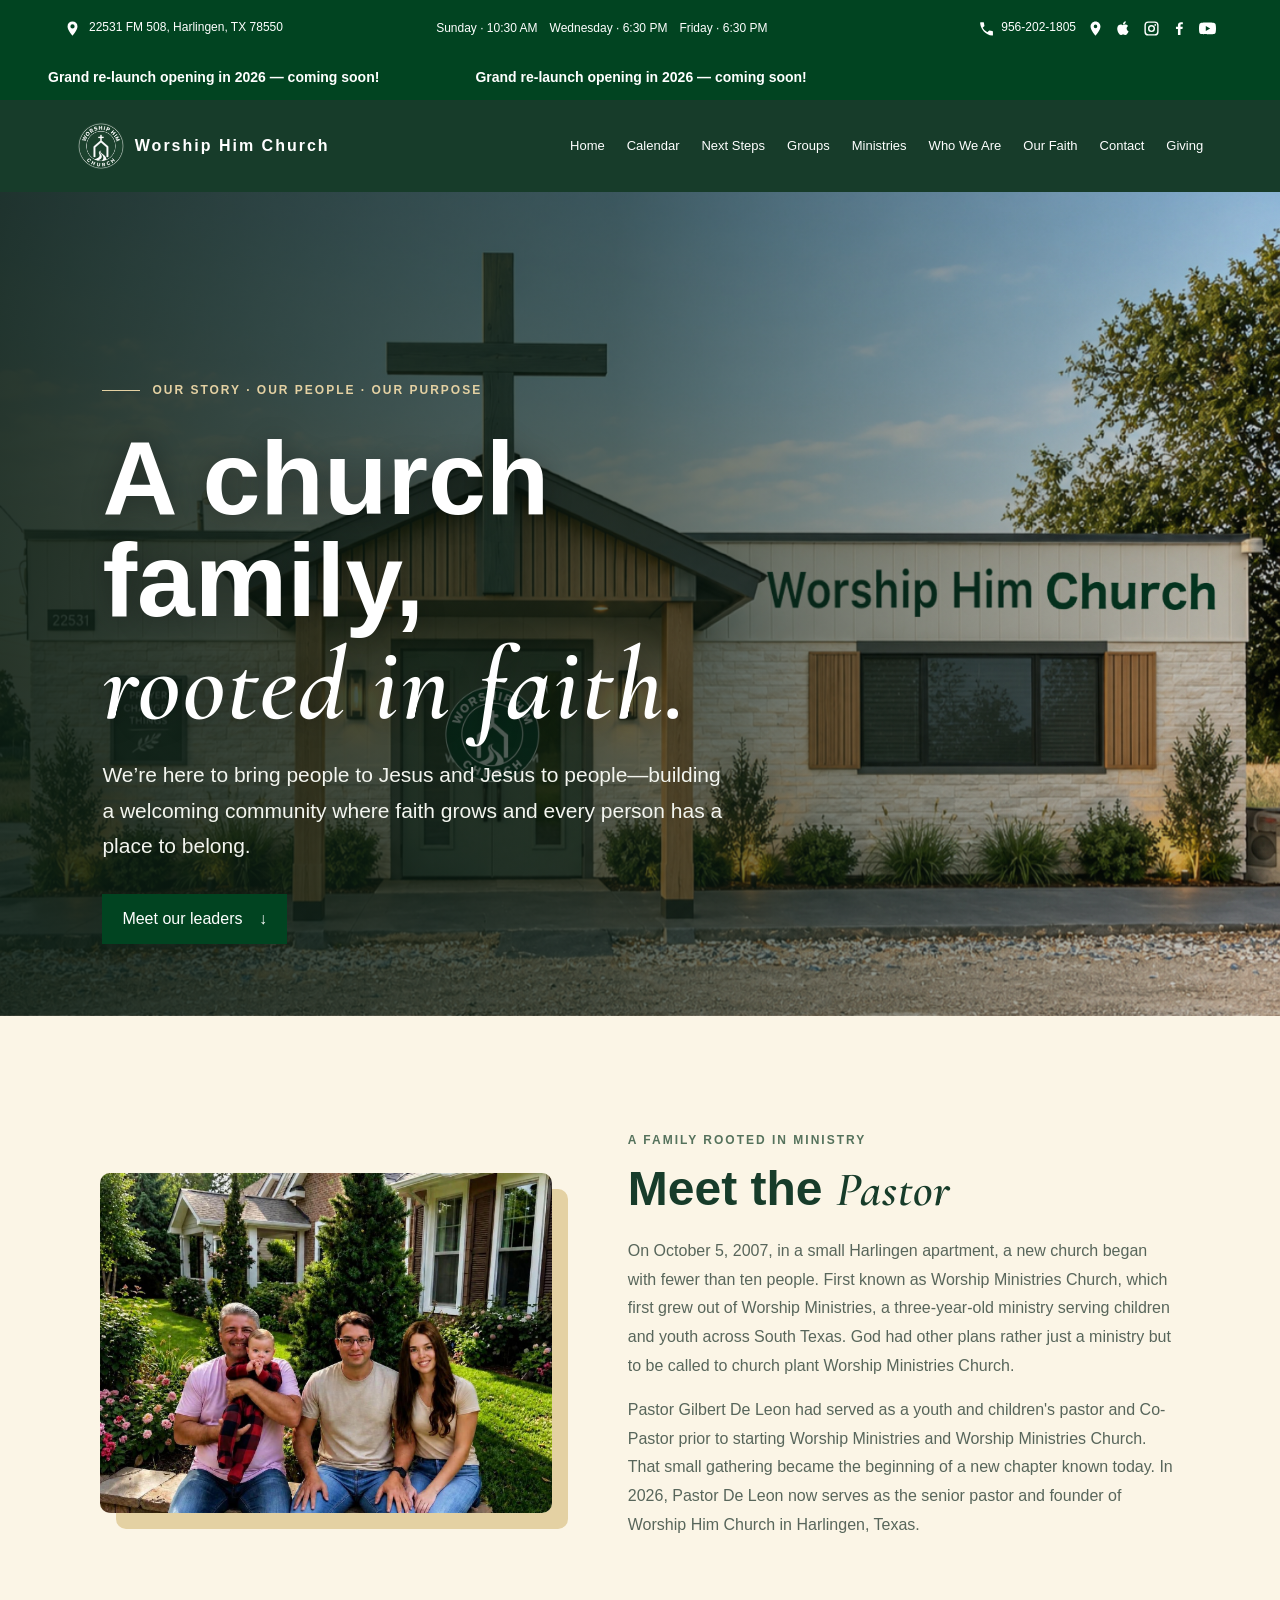
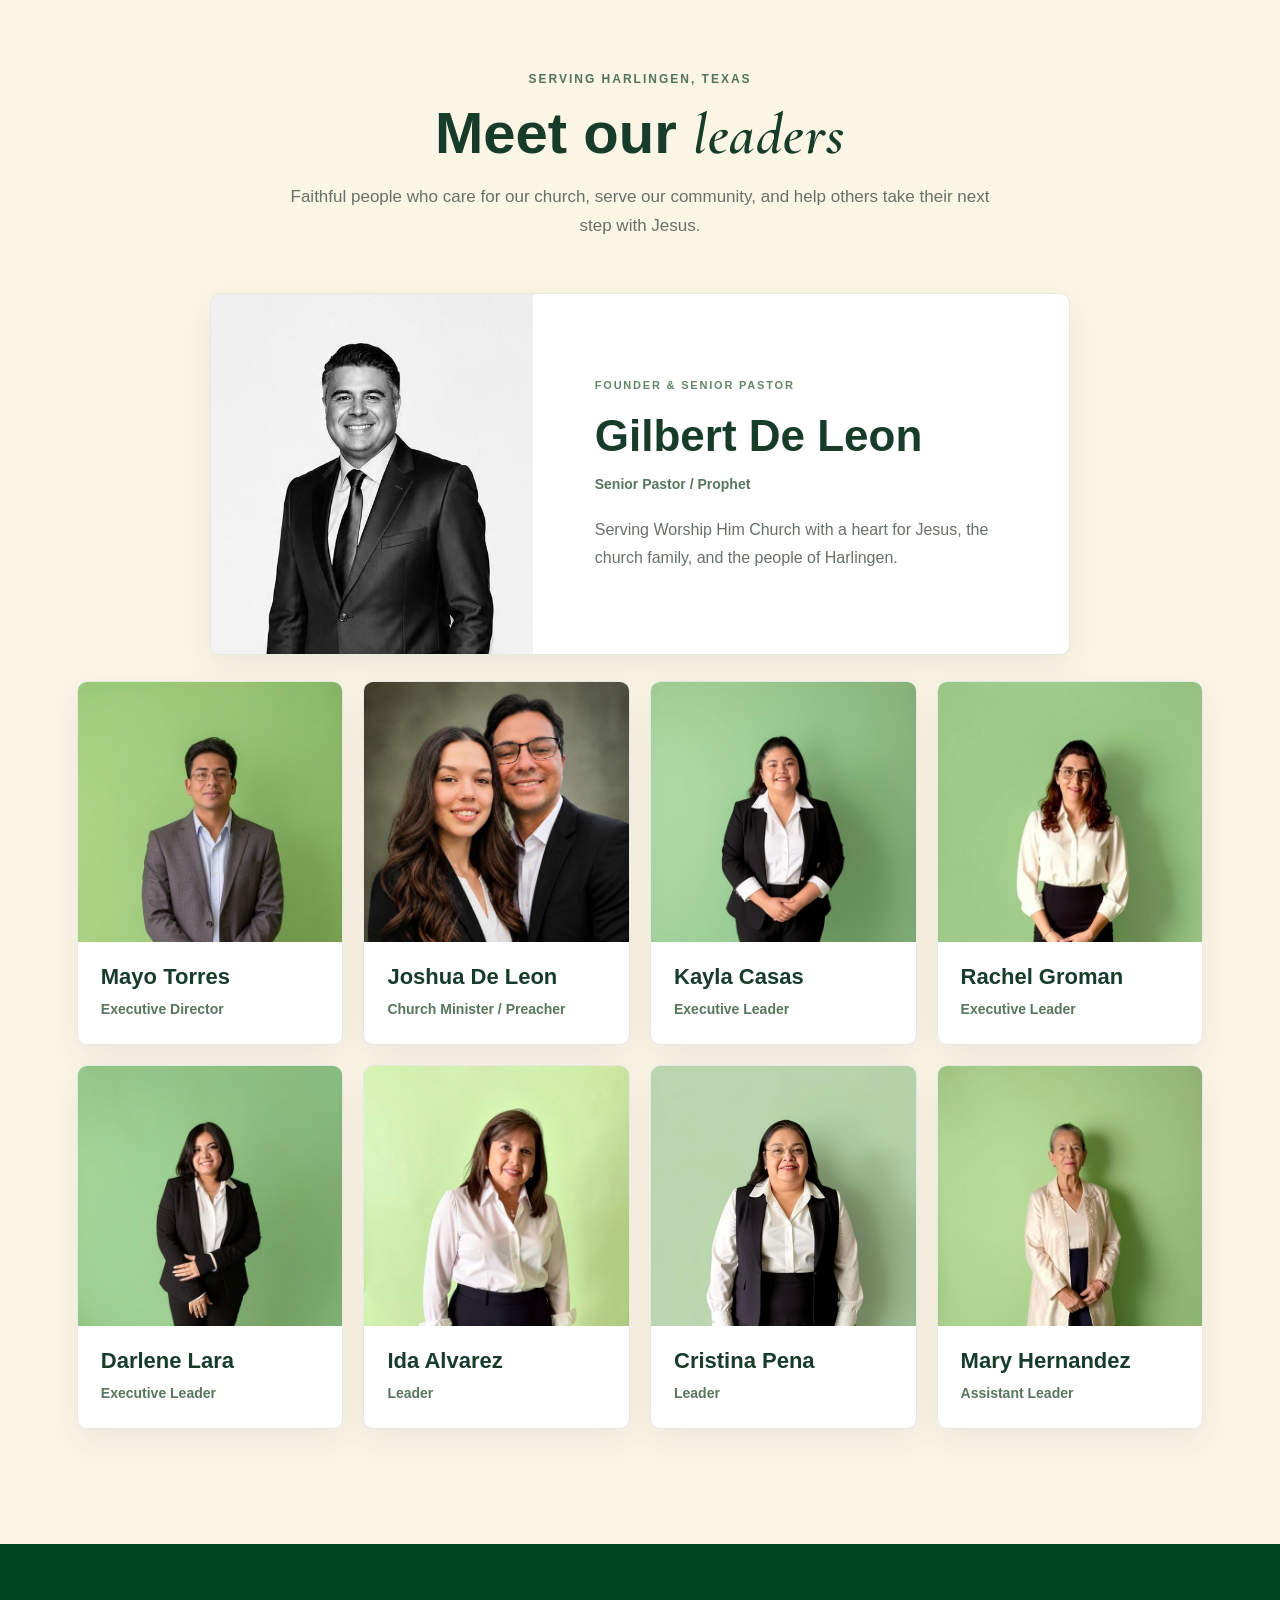
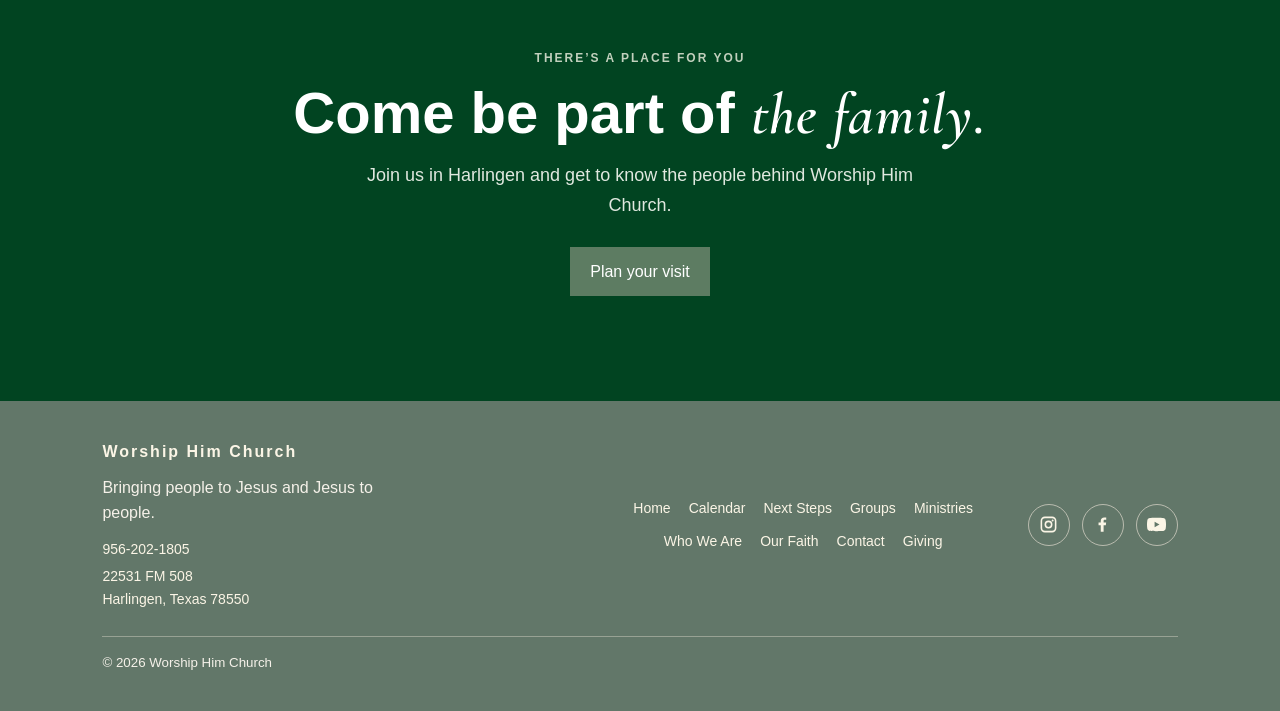
<file: who-we-are.html>
<!doctype html>
<html lang="en">
<head>
  <meta charset="utf-8">
  <meta name="viewport" content="width=device-width, initial-scale=1">
  <title>Who We Are | Worship Him Church</title>
  <link rel="icon" type="image/x-icon" href="favicon/WorshipHimChurch-Logo-PNG-ico.ico">
  <link rel="stylesheet" href="index.css">
  <link rel="stylesheet" href="who-we-are.css">
  <script src="index.js" defer></script>
</head>
<body>
  <div class="announcement-bar"><p>Grand re-launch opening in 2026 — coming soon!</p></div>
  <header class="header"><a class="logo" href="index.html"><img src="images/WorshipHimChurch-Logo-PNG.png" alt=""><span>Worship Him Church</span></a><button class="menu-button" aria-expanded="false" aria-controls="navigation">Menu</button><nav id="navigation" aria-label="Main navigation"><a href="index.html">Home</a><a href="calendar.html">Calendar</a><a href="next-steps.html">Next Steps</a><a href="groups.html">Groups</a><a href="ministries.html">Ministries</a><a href="who-we-are.html">Who We Are</a><a href="our-faith.html">Our Faith</a><a href="contact.html">Contact</a><a href="giving.html">Giving</a></nav></header>
  <main>
    <section class="page-banner about-hero">
      <p class="label">OUR STORY · OUR PEOPLE · OUR PURPOSE</p>
      <h1>A church family,<br><span class="font-accent">rooted in faith.</span></h1>
      <p class="about-hero-description">We’re here to bring people to Jesus and Jesus to people—building a welcoming community where faith grows and every person has a place to belong.</p>
      <a class="button about-hero-button" href="#church-leaders">Meet our leaders <span aria-hidden="true">↓</span></a>
    </section>

    <section class="church-leaders" id="church-leaders" aria-labelledby="leaders-title">
      <article class="pastor-family" aria-labelledby="pastor-family-title">
        <img src="images/deleon outdoor family portrait.jpeg" alt="The De Leon family" loading="lazy">
        <div class="pastor-family-copy">
          <p class="about-eyebrow">A FAMILY ROOTED IN MINISTRY</p>
          <h2 id="pastor-family-title">Meet the <span class="font-accent">Pastor</span></h2>
          <p>On October 5, 2007, in a small Harlingen apartment, a new church began with fewer than ten people. First known as Worship Ministries Church, which first grew out of Worship Ministries, a three-year-old ministry serving children and youth across South Texas. God had other plans rather just a ministry but to be called to church plant Worship Ministries Church.</p>
          <p>Pastor Gilbert De Leon had served as a youth and children's pastor and Co-Pastor prior to starting Worship Ministries and Worship Ministries Church. That small gathering became the beginning of a new chapter known today. In 2026, Pastor De Leon now serves as the senior pastor and founder of Worship Him Church in Harlingen, Texas.</p>
        </div>
      </article>

      <header class="leaders-heading">
        <p class="about-eyebrow">SERVING HARLINGEN, TEXAS</p>
        <h2 id="leaders-title">Meet our <span class="font-accent">leaders</span></h2>
        <p>Faithful people who care for our church, serve our community, and help others take their next step with Jesus.</p>
      </header>

      <article class="leader-card leader-card-featured">
        <img src="images/pastor gilbert deleon portrait.jpeg" alt="Pastor Gilbert De Leon" loading="lazy">
        <div class="leader-card-copy">
          <p class="leader-card-eyebrow">FOUNDER & SENIOR PASTOR</p>
          <h3>Gilbert De Leon</h3>
          <p class="leader-role">Senior Pastor / Prophet</p>
          <p class="leader-description">Serving Worship Him Church with a heart for Jesus, the church family, and the people of Harlingen.</p>
        </div>
      </article>

      <div class="leaders-grid">
        <article class="leader-card">
          <img src="images/junior torres portrait.jpeg" alt="Mayo Torres" loading="lazy">
          <div class="leader-card-copy"><h3>Mayo Torres</h3><p class="leader-role">Executive Director</p></div>
        </article>
        <article class="leader-card">
          <img src="images/joshua and marta portrait.jpeg" alt="Joshua De Leon" loading="lazy">
          <div class="leader-card-copy"><h3>Joshua De Leon</h3><p class="leader-role">Church Minister / Preacher</p></div>
        </article>
        <article class="leader-card">
          <img src="images/kayla casas portrait.jpeg" alt="Kayla Casas" loading="lazy">
          <div class="leader-card-copy"><h3>Kayla Casas</h3><p class="leader-role">Executive Leader</p></div>
        </article>
        <article class="leader-card">
          <img src="images/rachel groman portrait.jpeg" alt="Rachel Groman" loading="lazy">
          <div class="leader-card-copy"><h3>Rachel Groman</h3><p class="leader-role">Executive Leader</p></div>
        </article>
        <article class="leader-card">
          <img src="images/darlene lara portrait.jpeg" alt="Darlene Lara" loading="lazy">
          <div class="leader-card-copy"><h3>Darlene Lara</h3><p class="leader-role">Executive Leader</p></div>
        </article>
        <article class="leader-card">
          <img src="images/ida alvarez portrait.jpeg" alt="Ida Alvarez" loading="lazy">
          <div class="leader-card-copy"><h3>Ida Alvarez</h3><p class="leader-role">Leader</p></div>
        </article>
        <article class="leader-card">
          <img src="images/cristina pena portrait.jpeg" alt="Cristina Pena" loading="lazy">
          <div class="leader-card-copy"><h3>Cristina Pena</h3><p class="leader-role">Leader</p></div>
        </article>
        <article class="leader-card">
          <img src="images/Sister-Mary-Portrait.jpeg" alt="Mary Hernandez" loading="lazy">
          <div class="leader-card-copy"><h3>Mary Hernandez</h3><p class="leader-role">Assistant Leader</p></div>
        </article>
      </div>
    </section>

    <section class="about-visit">
      <p class="about-eyebrow">THERE’S A PLACE FOR YOU</p>
      <h2>Come be part of <span class="font-accent">the family.</span></h2>
      <p>Join us in Harlingen and get to know the people behind Worship Him Church.</p>
      <a class="button" href="calendar.html">Plan your visit</a>
    </section>
  </main>
  <footer class="footer"><div class="footer-brand"><a class="logo" href="index.html">Worship Him Church</a><p>Bringing people to Jesus and Jesus to people.</p><address class="footer-contact"><a href="tel:+19562021805">956-202-1805</a><a href="https://maps.google.com/?q=22531+FM+508+Harlingen+Texas+78550" target="_blank" rel="noopener noreferrer">22531 FM 508<br>Harlingen, Texas 78550</a></address></div>  <nav class="footer-navigation" aria-label="Footer navigation"><a href="index.html">Home</a><a href="calendar.html">Calendar</a><a href="next-steps.html">Next Steps</a><a href="groups.html">Groups</a><a href="ministries.html">Ministries</a><a href="who-we-are.html">Who We Are</a><a href="our-faith.html">Our Faith</a><a href="contact.html">Contact</a><a href="giving.html">Giving</a></nav><div class="footer-social" aria-label="Social media"><a href="https://www.instagram.com/" target="_blank" rel="noopener noreferrer" aria-label="Instagram"><svg viewBox="0 0 24 24" aria-hidden="true"><path d="M7.5 2h9A5.5 5.5 0 0 1 22 7.5v9a5.5 5.5 0 0 1-5.5 5.5h-9A5.5 5.5 0 0 1 2 16.5v-9A5.5 5.5 0 0 1 7.5 2zm0 2A3.5 3.5 0 0 0 4 7.5v9A3.5 3.5 0 0 0 7.5 20h9a3.5 3.5 0 0 0 3.5-3.5v-9A3.5 3.5 0 0 0 16.5 4h-9zM12 7a5 5 0 1 1 0 10 5 5 0 0 1 0-10zm0 2a3 3 0 1 0 0 6 3 3 0 0 0 0-6zm5.25-3.25a1.25 1.25 0 1 1 0 2.5 1.25 1.25 0 0 1 0-2.5z"/></svg></a><a href="https://www.facebook.com/" target="_blank" rel="noopener noreferrer" aria-label="Facebook"><svg viewBox="0 0 24 24" aria-hidden="true"><path d="M13.4 21v-8.2h2.8l.4-3.2h-3.2v-2c0-.9.3-1.5 1.6-1.5h1.7V3.2c-.3 0-1.4-.2-2.6-.2-2.6 0-4.3 1.6-4.3 4.5v2.1H7v3.2h2.8V21h3.6z"/></svg></a><a href="https://www.youtube.com/" target="_blank" rel="noopener noreferrer" aria-label="YouTube"><svg viewBox="0 0 24 24" aria-hidden="true"><path d="M23.5 6.2a3 3 0 0 0-2.1-2.1C19.5 3.6 12 3.6 12 3.6s-7.5 0-9.4.5A3 3 0 0 0 .5 6.2 31 31 0 0 0 0 12a31 31 0 0 0 .5 5.8 3 3 0 0 0 2.1 2.1c1.9.5 9.4.5 9.4.5s7.5 0 9.4-.5a3 3 0 0 0 2.1-2.1A31 31 0 0 0 24 12a31 31 0 0 0-.5-5.8zM9.6 15.6V8.4L15.8 12l-6.2 3.6z"/></svg></a></div><small>© <span data-year></span> Worship Him Church</small></footer>
</body>
</html>
</file>
<file: index.css>
@import url('https://fonts.googleapis.com/css2?family=Cormorant:ital,wght@1,600&display=swap');

* { box-sizing: border-box; }
body { margin: 0; color: #222; background: #f7f6f2; font: 16px Arial, sans-serif; line-height: 1.6; }
a { color: inherit; }
img { display: block; max-width: 100%; }
.font-accent { font-family: 'Cormorant', serif; font-style: italic; font-weight: 600; letter-spacing: 0.02em; }
.logo { display: inline-flex; align-items: center; gap: 10px; font-weight: bold; letter-spacing: 2px; text-decoration: none; }


.top-banner{
    height:50px;
    background:#0f0f0f;
    color:#fff;

    display:flex;
    align-items:center;
    justify-content:space-between;

    padding:0 2rem;

    border-bottom:1px solid rgba(255,255,255,.08);

    position:relative;
    z-index:999;
}

.service-info{
    display:flex;
    align-items:center;
    gap:.75rem;

    font-size:.875rem;
    font-weight:500;
}

.divider{
    opacity:.4;
}

.top-icons{
    display:flex;
    align-items:center;
    gap:1rem;
}

.top-icons a{
    color:#fff;
    text-decoration:none;

    display:flex;
    align-items:center;
    gap:.4rem;

    transition:.3s ease;
}

.top-icons a:hover{
    color:#d4af37;
    transform:translateY(-2px);
}

.top-icons svg{
    width:18px;
    height:18px;
    fill:currentColor;
}

.phone-link span{
    font-size:.85rem;
    font-weight:500;
}

/* Tablet */
@media (max-width: 991px){

    .top-banner{
        justify-content:center;
        padding:0 1rem;
        height:45px;
    }

    .service-info{
        display:none;
    }

    .phone-link{
        display:none !important;
    }

    .top-icons{
        width:100%;
        justify-content:center;
        gap:1.2rem;
    }
}

/* Mobile */
@media (max-width: 767px){

    .top-icons svg{
        width:20px;
        height:20px;
    }

    .top-icons{
        gap:1rem;
    }
}
.hero { min-height: 650px; height: 100vh; position: relative; display: flex; align-items: center; color: white; background: #222; }
.hero { height: calc(100vh - var(--contact-bar-height) - 44px); height: calc(100svh - var(--contact-bar-height) - 44px); min-height: min(620px, calc(100svh - var(--contact-bar-height) - 44px)); background: linear-gradient(#1118, #1118), url("images/service-image.png") center 42% / cover no-repeat, #222; }
.hero video { position: absolute; z-index: 0; inset: 0; width: 100%; height: 100%; object-fit: cover; }
.hero::after { position: absolute; z-index: 1; inset: 0; background: #1118; content: ""; }
.hero-content { position: relative; z-index: 2; width: min(900px, 80%); max-width: 900px; margin: 0 10%; color: white; }
.hero-content p, .label { color: #d5ad78; font-size: 12px; font-weight: bold; letter-spacing: 2px; }
.hero h1 { margin: 16px 0 28px; color: white; font-size: clamp(48px, 7vw, 100px); line-height: .98; }
h2 { font-size: clamp(32px, 5vw, 56px); line-height: 1.1; }
.button { display: inline-block; padding: 12px 20px; color: #222; background: white; text-decoration: none; }
.section { padding: 80px 8%; }
.section > p:not(.label) { max-width: 620px; }
.dark { color: white; background: #1b201d; }
.cards { display: grid; grid-template-columns: repeat(3, 1fr); gap: 20px; margin: 35px 0; }
.cards article { background: #2a302c; padding-bottom: 20px; }
.cards img { width: 100%; height: 250px; object-fit: cover; }
.cards h3, .cards p { margin: 12px 18px; }
.harlingen-location { display: grid; grid-template-columns: minmax(0, 1fr) minmax(0, 1fr); overflow: hidden; margin: 35px 0; color: var(--color-ink); background: #f1ece2; border-radius: 5px; }
.harlingen-location > img { width: 100%; height: 100%; min-height: 320px; object-fit: cover; }
.harlingen-location-info { align-self: center; padding: clamp(22px, 4vw, 42px); }
.harlingen-location-info > h3 { margin: 0 0 18px; font-size: 28px; }
.service-times { display: grid; gap: 12px; }
.service-times article { padding: 14px 16px; background: var(--color-background); border-left: 4px solid var(--color-primary); }
.service-times h4, .service-times p { margin: 0; }
.service-times h4 { font-size: 16px; }
.service-times p { margin-top: 4px; }
.feature { display: grid; grid-template-columns: 1fr 1fr; gap: 8%; align-items: center; }
.feature img { width: 100%; max-height: 480px; object-fit: cover; }
.callout { color: white; text-align: center; background: #333a34; }
.footer { padding: 30px 8%; color: white; background: #151815; }
.footer .logo { display: inline-block; }
.footer small { color: #aaa; }
.page-banner { position: relative; min-height: clamp(480px, 68svh, 760px); display: flex; flex-direction: column; align-items: flex-start; justify-content: center; overflow: hidden; padding: clamp(170px, 21vh, 230px) 8% clamp(60px, 8vh, 90px); color: white; background: linear-gradient(90deg, rgba(13, 30, 21, .88), rgba(13, 30, 21, .48) 64%, rgba(13, 30, 21, .18)); background-position: center; background-size: cover; }
.page-banner > * { position: relative; z-index: 1; }
.page-banner .label { display: flex; align-items: center; gap: 12px; margin: 0 0 14px; color: #e4d1a3; }
.page-banner .label::before { width: 38px; height: 1px; background: #e4d1a3; content: ""; }
.page-banner h1 { max-width: 900px; margin: 0; color: white; font-size: clamp(70px, 10vw, 120px); line-height: .92; text-shadow: 0 3px 28px #0005; }
.page-banner-copy { max-width: 600px; margin: 24px 0 0; color: #f3f5ef; font-size: clamp(17px, 2vw, 21px); line-height: 1.65; }
.content { width: min(1000px, 84%); margin: 0 auto; padding: 60px 0; }
.content h2 { margin-top: 0; }
.simple-cards { display: grid; grid-template-columns: repeat(3, 1fr); gap: 18px; }
.simple-card { padding: 24px; background: #eeede7; }
.simple-card h3 { margin-top: 0; }
.simple-card p { margin-bottom: 0; }
.page-image { width: 100%; max-height: 520px; object-fit: cover; }
.choice-list { display: flex; flex-wrap: wrap; gap: 10px; margin: 20px 0; }
.choice-list button { padding: 10px 16px; border: 1px solid #888; background: transparent; cursor: pointer; }
.choice-list button.selected { color: white; background: #222; }
.notice { min-height: 24px; color: #555; }
.content details { margin: 12px 0; padding: 18px; background: #eeede7; }
.content summary { cursor: pointer; font-weight: bold; }
.content details p { margin: 12px 0 0; }
.visually-hidden { position: absolute; width: 1px; height: 1px; padding: 0; margin: -1px; overflow: hidden; clip: rect(0, 0, 0, 0); white-space: nowrap; border: 0; }
.sermon-video { overflow: hidden; padding: 72px 7% 78px; color: #f7f6f2; background: #62776c; }
.sermon-video-inner { display: grid; grid-template-columns: minmax(0, 1.2fr) minmax(280px, .8fr); align-items: center; gap: clamp(28px, 6vw, 72px); max-width: 1200px; margin: 0 auto; }
.sermon-video-player { overflow: hidden; aspect-ratio: 16 / 9; background: #014421; border-radius: 5px; }
.sermon-video-play { position: relative; display: block; width: 100%; height: 100%; overflow: hidden; padding: 0; background: #62776c; border: 0; cursor: pointer; }
.sermon-video-play:focus-visible { outline: 2px solid var(--color-background); outline-offset: -4px; }
.sermon-video-image { position: relative; display: block; overflow: hidden; aspect-ratio: 16 / 9; background: #014421; }
.sermon-video-image img { width: 100%; height: 100%; object-fit: cover; transition: transform .35s ease; }
.sermon-video-play:hover .sermon-video-image img { transform: scale(1.04); }
.media-play { position: absolute; top: 50%; left: 50%; display: grid; width: 56px; height: 56px; place-items: center; color: whitesmoke; background: #62776c; border-radius: 50%; transform: translate(-50%, -50%); transition: transform .2s ease; }
.sermon-video-play:hover .media-play { transform: translate(-50%, -50%) scale(1.08); }
.sermon-video-player iframe { display: block; width: 100%; height: 100%; border: 0; }
.sermon-video-info .label { margin: 0 0 8px; color: var(--color-accent); }
.sermon-video-info h2 { margin: 0; font-size: clamp(38px, 5vw, 58px); }
.sermon-video-subtitle { margin: 14px 0 8px; font-size: 22px; }
.sermon-video-description { margin: 0; color: #d2d9cf; }
.sermon-social { display: flex; gap: 12px; margin-top: 24px; }
.sermon-social a { display: grid; width: 42px; height: 42px; place-items: center; color: var(--color-background); border: 1px solid #e8e1d4a6; border-radius: 50%; transition: color .2s, background .2s, border-color .2s; }
.sermon-social svg { width: 19px; height: 19px; fill: currentColor; }
.sermon-social a:hover { color: white; background: #014421; border-color: white; }
.sermon-social a:focus-visible { outline: 2px solid white; outline-offset: 4px; }
@media (max-width: 760px) {
  .cards, .feature, .harlingen-location { grid-template-columns: 1fr; }
  .harlingen-location > img { min-height: 0; max-height: 340px; }
  .simple-cards { grid-template-columns: 1fr; }
  .section { padding: 55px 7%; }
  .hero { min-height: min(560px, calc(100svh - var(--contact-bar-height) - 44px)); }
  .hero-content { width: auto; margin: 0 7%; }
  .hero h1 { font-size: clamp(46px, 12vw, 72px); }
  .page-banner { min-height: 360px; padding-right: 7%; padding-left: 7%; }
  .sermon-video { padding: 52px 6% 58px; }
  .sermon-video-inner { grid-template-columns: 1fr; gap: 28px; }
  .sermon-video-info h2 { font-size: clamp(38px, 9vw, 48px); }
}
@media (max-width: 760px) {
  .footer { grid-template-columns: 1fr; justify-items: center; gap: 22px; padding: 34px 7%; text-align: center; }
  .footer-brand p { margin-right: auto; margin-left: auto; }
  .footer-navigation { gap: 12px 18px; }
  .footer-social { justify-content: center; }
  .footer small { grid-column: auto; width: 100%; }
}

:root {
  --color-primary: #627769;
  --color-background: #fbf5e6;
  --color-accent: #c2d0bd;
  --color-ink: #62776c;
  --contact-bar-height: 56px;
}
body { color: var(--color-ink); background: var(--color-background); }
.site-contact-bar { position: relative; z-index: 3; height: var(--contact-bar-height); padding: 0 5%; color: white; background: #014421; font-size: 12px; }
.contact-bar-inner { display: grid; grid-template-columns: minmax(220px, 1.1fr) minmax(310px, 1.2fr) minmax(350px, 1.35fr); align-items: center; gap: 18px; width: min(100%, 1440px); height: 100%; margin: 0 auto; }
.contact-bar-address, .contact-bar-links a { display: inline-flex; align-items: center; color: inherit; text-decoration: none; }
.contact-bar-address { gap: 8px; white-space: nowrap; }
.contact-bar-address svg, .contact-bar-links svg { flex: 0 0 auto; width: 17px; height: 17px; fill: currentColor; }
.top-service-times { display: flex; flex-wrap: wrap; justify-content: center; gap: 3px 12px; line-height: 1.35; text-align: center; }
.contact-bar-links { display: flex; align-items: center; justify-content: flex-end; gap: 11px; }
.contact-bar-links a { min-height: 32px; justify-content: center; }
.contact-bar-links a:hover, .contact-bar-address:hover { color: var(--color-accent); }
.contact-bar-phone { gap: 6px; white-space: nowrap; }
.contact-bar-links a:focus-visible, .contact-bar-address:focus-visible { outline: 2px solid white; outline-offset: 3px; }
.announcement-bar { display: flex; min-height: 44px; align-items: center; overflow: hidden; padding: 8px 0; color: white; background: #014421; text-align: center; }
.announcement-track { display: flex; flex: 0 0 auto; width: max-content; margin: 0; animation: announcement-scroll 24s linear infinite; color: white; font-size: clamp(11px, 3.5vw, 14px); font-weight: bold; line-height: 1.4; white-space: nowrap; }
.announcement-track span { padding: 0 3rem; }
@keyframes announcement-scroll { from { transform: translateX(0); } to { transform: translateX(-50%); } }
.footer { display: grid; grid-template-columns: minmax(220px, 1.2fr) 1fr auto; align-items: center; gap: 26px; padding: 38px 8%; color: var(--color-background); background: var(--color-primary); }
.footer .logo { display: inline-flex; }
.footer-contact { display: grid; gap: 5px; margin-top: 12px; font-size: 14px; font-style: normal; }
.footer-contact a { color: var(--color-background); text-decoration: none; }
.footer-contact a:hover { color: white; }
.footer-brand p { max-width: 280px; margin: 10px 0 0; color: #f5f1e9; }
.footer-navigation { display: flex; flex-wrap: wrap; justify-content: center; gap: 10px 18px; }
.footer-navigation a, .footer-social a { color: var(--color-background); }
.footer-navigation a { font-size: 14px; text-decoration: none; }
.footer-social { display: flex; justify-content: end; gap: 12px; }
.footer-social a { display: grid; width: 42px; height: 42px; place-items: center; border: 1px solid #e8e1d4a6; border-radius: 50%; text-decoration: none; transition: color .2s, background .2s, border-color .2s; }
.footer-social svg { width: 19px; height: 19px; fill: currentColor; }
.footer small { grid-column: 1 / -1; padding-top: 15px; color: #f5f1e9; border-top: 1px solid #e8e1d466; }
.footer-navigation a:hover, .footer-social a:hover { color: white; }
.footer-social a:hover { background: #014421; border-color: white; }
.footer a:focus-visible { outline: 2px solid white; outline-offset: 4px; }
.footer-social a { border-color: #e8e1d4a6; }
.footer-brand p, .footer small { color: #f5f1e9; }
.footer small { border-color: #e8e1d466; }
.footer-social a:hover { background: #014421; border-color: white; }
.footer-navigation a:hover, .footer-social a:hover { color: white; }
.label { color: var(--color-primary); }
.hero-content p { color: var(--color-background); }
.button, .content .contact-link, .content .giving-link, .content > .button {
  color: white;
  background: var(--color-primary);
}
.button:hover, .content .contact-link:hover, .content .giving-link:hover, .content > .button:hover { background: #014421; }
.choice-list button.selected { color: white; background: var(--color-primary); }
.dark { background: var(--color-primary); }
.cards article { color: var(--color-ink); background: #f1ece2; }
.callout { background: #014421; }
.simple-card, .content details, .mission-values { background: var(--color-background); }
.notice { color: var(--color-primary); }
.page-banner { background-color: var(--color-primary); }
.footer a:focus-visible, .footer-social a:focus-visible { outline: 2px solid white; outline-offset: 4px; }
@media (max-width: 760px) {
  .footer { grid-template-columns: 1fr; justify-items: center; gap: 22px; padding: 34px 7%; text-align: center; }
  .footer-brand p { margin-right: auto; margin-left: auto; }
  .footer-navigation { gap: 12px 18px; }
  .footer-social { justify-content: center; }
  .footer small { grid-column: auto; width: 100%; }
}

@media (max-width: 1000px) {
  :root { --contact-bar-height: 88px; }
  .contact-bar-inner { grid-template-columns: minmax(0, 1fr) auto; gap: 0 16px; }
  .top-service-times { grid-column: 1 / -1; grid-row: 2; }
}

@media (max-width: 640px) {
  :root { --contact-bar-height: 122px; }
  .site-contact-bar { padding: 8px 4%; }
  .contact-bar-inner { display: flex; flex-direction: column; justify-content: center; gap: 5px; }
  .contact-bar-address { font-size: 11px; }
  .top-service-times { gap: 2px 9px; font-size: 11px; }
  .contact-bar-links { gap: 12px; }
  .contact-bar-links a { min-height: 28px; }
  .contact-bar-links svg { width: 16px; height: 16px; }
  .contact-bar-phone { font-size: 11px; }
}

@media (prefers-reduced-motion: reduce) {
  .announcement-track { width: 100%; justify-content: center; animation: none; white-space: normal; }
  .announcement-track span { padding: 0 8px; }
  .announcement-track span[aria-hidden="true"] { display: none; }
}

.sermon-video, .section, .content {
  min-height: 100vh;
  min-height: 100dvh;
}
.section:not(.feature) { display: flex; flex-direction: column; justify-content: center; }
.section.feature { align-content: center; }
.sermon-video { display: grid; align-items: center; }
.content { display: flex; flex-direction: column; justify-content: center; }

@media (max-width: 760px) {
  .page-banner { min-height: clamp(460px, 68svh, 620px); padding: 170px 7% 60px; }
  .page-banner h1 { font-size: clamp(58px, 13vw, 82px); }
  .page-banner .label { gap: 9px; font-size: 11px; letter-spacing: 1.6px; }
  .page-banner .label::before { width: 25px; }
  .page-banner-copy { margin-top: 20px; font-size: 17px; }
}

.header {
  position: relative;
  z-index: 20;
  display: flex;
  width: 100%;
  align-items: center;
  justify-content: space-between;
  padding: 22px 6%;
  color: white;
  background: #173c2a;
}
.header .logo img { flex: 0 0 48px; width: 48px; height: 48px; object-fit: contain; }
.header nav { display: flex; gap: 22px; }
.header nav a { color: inherit; font-size: 13px; text-decoration: none; }
.header nav a:hover { color: var(--color-accent); }
.menu-button { display: none; }
.header a:focus-visible { outline: 2px solid white; outline-offset: 4px; }

@media (max-width: 1100px) {
  .header { align-items: center; }
  .menu-button { display: block; padding: 8px 12px; color: white; background: transparent; border: 1px solid white; }
  .header nav { position: absolute; z-index: 21; top: 100%; right: 0; left: 0; display: none; padding: 18px 6%; background: #171a18; }
  .header nav.open { display: grid; gap: 14px; }
}

@media (max-width: 760px) {
  .header .logo { max-width: calc(100% - 88px); white-space: normal; font-size: 13px; letter-spacing: 1.2px; }
  .header .logo img { flex-basis: 42px; width: 42px; height: 42px; }
}
</file>
<file: calendar.css>
.page-banner { background-image: linear-gradient(90deg, rgba(13, 30, 21, .9), rgba(13, 30, 21, .45) 64%, rgba(13, 30, 21, .2)), url("images/service-image.png"); background-position: center 38%; }

.header {
  position: relative;
  z-index: 20;
  display: flex;
  width: 100%;
  align-items: center;
  justify-content: space-between;
  padding: 22px 6%;
  color: white;
  background: #173c2a;
}
.header .logo img { flex: 0 0 48px; width: 48px; height: 48px; object-fit: contain; }
.header nav { display: flex; gap: 22px; }
.header nav a { color: inherit; font-size: 13px; text-decoration: none; }
.header nav a:hover { color: var(--color-accent); }
.menu-button { display: none; }
.header a:focus-visible { outline: 2px solid white; outline-offset: 4px; }

@media (max-width: 1100px) {
  .header { align-items: center; }
  .menu-button { display: block; padding: 8px 12px; color: white; background: transparent; border: 1px solid white; }
  .header nav { position: absolute; z-index: 21; top: 100%; right: 0; left: 0; display: none; padding: 18px 6%; background: #171a18; }
  .header nav.open { display: grid; gap: 14px; }
}

@media (max-width: 760px) {
  .header .logo { max-width: calc(100% - 88px); white-space: normal; font-size: 13px; letter-spacing: 1.2px; }
  .header .logo img { flex-basis: 42px; width: 42px; height: 42px; }
}
</file>
<file: contact.css>
.page-banner { background-image: linear-gradient(90deg, rgba(13, 30, 21, .9), rgba(13, 30, 21, .5) 64%, rgba(13, 30, 21, .22)), url("images/inside-church-design-image.jpeg"); background-position: center 48%; }
.contact-link { color: white; background: #222; text-decoration: none; }
.faq-title { margin-top: 55px; }
.church-contact-details { margin: 26px 0; }
.church-contact-details p { margin: 8px 0; }
.church-contact-details a { color: #557d55; overflow-wrap: anywhere; }
.coffee-card { margin-top: 52px; padding: clamp(22px, 5vw, 42px); background: #f1ece2; border-radius: 8px; }
.coffee-card .label { margin: 0 0 8px; }
.coffee-card h2 { margin: 0 0 14px; font-size: clamp(28px, 4vw, 42px); }
.coffee-card > p:not(.label) { max-width: 720px; }
.coffee-fields { display: grid; grid-template-columns: repeat(2, minmax(0, 1fr)); gap: 18px; margin: 24px 0; }
.coffee-field { display: grid; gap: 7px; }
.coffee-field label { font-weight: 700; }
.coffee-field label span { color: #6c746b; font-size: 13px; font-weight: 400; }
.coffee-field input, .coffee-field textarea { width: 100%; min-width: 0; padding: 12px 14px; color: #26352b; background: white; border: 1px solid #bfaF9e; border-radius: 4px; font: inherit; }
.coffee-field input:focus-visible, .coffee-field textarea:focus-visible { outline: 2px solid #679267; outline-offset: 2px; }
.coffee-field textarea { resize: vertical; }
.coffee-description { grid-column: 1 / -1; }
.coffee-card .button { border: 0; border-radius: 4px; cursor: pointer; font: inherit; }
.coffee-status { min-height: 1.5em; margin: 12px 0 0; color: #26352b; }
.coffee-sms-link { display: inline-block; margin-top: 8px; padding: 10px 14px; color: white; background: #014421; border-radius: 4px; font-weight: 700; }
.coffee-sms-link[hidden] { display: none; }
@media (max-width: 600px) {
  .coffee-fields { grid-template-columns: 1fr; gap: 14px; }
  .coffee-description { grid-column: auto; }
}

.header {
  position: relative;
  z-index: 20;
  display: flex;
  width: 100%;
  align-items: center;
  justify-content: space-between;
  padding: 22px 6%;
  color: white;
  background: #173c2a;
}
.header .logo img { flex: 0 0 48px; width: 48px; height: 48px; object-fit: contain; }
.header nav { display: flex; gap: 22px; }
.header nav a { color: inherit; font-size: 13px; text-decoration: none; }
.header nav a:hover { color: var(--color-accent); }
.menu-button { display: none; }
.header a:focus-visible { outline: 2px solid white; outline-offset: 4px; }

@media (max-width: 1100px) {
  .header { align-items: center; }
  .menu-button { display: block; padding: 8px 12px; color: white; background: transparent; border: 1px solid white; }
  .header nav { position: absolute; z-index: 21; top: 100%; right: 0; left: 0; display: none; padding: 18px 6%; background: #171a18; }
  .header nav.open { display: grid; gap: 14px; }
}

@media (max-width: 760px) {
  .header .logo { max-width: calc(100% - 88px); white-space: normal; font-size: 13px; letter-spacing: 1.2px; }
  .header .logo img { flex-basis: 42px; width: 42px; height: 42px; }
}
</file>
<file: giving.css>
.page-banner { background-image: linear-gradient(90deg, rgba(13, 30, 21, .9), rgba(13, 30, 21, .5) 64%, rgba(13, 30, 21, .2)), url("images/outside-church-design-image.jpeg"); background-position: center 44%; }
.giving-link { color: white; background: #222; text-decoration: none; }

.header {
  position: relative;
  z-index: 20;
  display: flex;
  width: 100%;
  align-items: center;
  justify-content: space-between;
  padding: 22px 6%;
  color: white;
  background: #173c2a;
}
.header .logo img { flex: 0 0 48px; width: 48px; height: 48px; object-fit: contain; }
.header nav { display: flex; gap: 22px; }
.header nav a { color: inherit; font-size: 13px; text-decoration: none; }
.header nav a:hover { color: var(--color-accent); }
.menu-button { display: none; }
.header a:focus-visible { outline: 2px solid white; outline-offset: 4px; }

@media (max-width: 1100px) {
  .header { align-items: center; }
  .menu-button { display: block; padding: 8px 12px; color: white; background: transparent; border: 1px solid white; }
  .header nav { position: absolute; z-index: 21; top: 100%; right: 0; left: 0; display: none; padding: 18px 6%; background: #171a18; }
  .header nav.open { display: grid; gap: 14px; }
}

@media (max-width: 760px) {
  .header .logo { max-width: calc(100% - 88px); white-space: normal; font-size: 13px; letter-spacing: 1.2px; }
  .header .logo img { flex-basis: 42px; width: 42px; height: 42px; }
}
</file>
<file: groups.css>
.page-banner { background-image: linear-gradient(90deg, rgba(13, 30, 21, .9), rgba(13, 30, 21, .48) 64%, rgba(13, 30, 21, .18)), url("images/inside-church-design-image.jpeg"); background-position: center 52%; }

.header {
  position: relative;
  z-index: 20;
  display: flex;
  width: 100%;
  align-items: center;
  justify-content: space-between;
  padding: 22px 6%;
  color: white;
  background: #173c2a;
}
.header .logo img { flex: 0 0 48px; width: 48px; height: 48px; object-fit: contain; }
.header nav { display: flex; gap: 22px; }
.header nav a { color: inherit; font-size: 13px; text-decoration: none; }
.header nav a:hover { color: var(--color-accent); }
.menu-button { display: none; }
.header a:focus-visible { outline: 2px solid white; outline-offset: 4px; }

@media (max-width: 1100px) {
  .header { align-items: center; }
  .menu-button { display: block; padding: 8px 12px; color: white; background: transparent; border: 1px solid white; }
  .header nav { position: absolute; z-index: 21; top: 100%; right: 0; left: 0; display: none; padding: 18px 6%; background: #171a18; }
  .header nav.open { display: grid; gap: 14px; }
}

@media (max-width: 760px) {
  .header .logo { max-width: calc(100% - 88px); white-space: normal; font-size: 13px; letter-spacing: 1.2px; }
  .header .logo img { flex-basis: 42px; width: 42px; height: 42px; }
}
</file>
<file: ministries.css>
.page-banner { background-image: linear-gradient(90deg, rgba(13, 30, 21, .9), rgba(13, 30, 21, .45) 64%, rgba(13, 30, 21, .2)), url("images/service-image.png"); background-position: center 38%; }

.header {
  position: relative;
  z-index: 20;
  display: flex;
  width: 100%;
  align-items: center;
  justify-content: space-between;
  padding: 22px 6%;
  color: white;
  background: #173c2a;
}
.header .logo img { flex: 0 0 48px; width: 48px; height: 48px; object-fit: contain; }
.header nav { display: flex; gap: 22px; }
.header nav a { color: inherit; font-size: 13px; text-decoration: none; }
.header nav a:hover { color: var(--color-accent); }
.menu-button { display: none; }
.header a:focus-visible { outline: 2px solid white; outline-offset: 4px; }

@media (max-width: 1100px) {
  .header { align-items: center; }
  .menu-button { display: block; padding: 8px 12px; color: white; background: transparent; border: 1px solid white; }
  .header nav { position: absolute; z-index: 21; top: 100%; right: 0; left: 0; display: none; padding: 18px 6%; background: #171a18; }
  .header nav.open { display: grid; gap: 14px; }
}

@media (max-width: 760px) {
  .header .logo { max-width: calc(100% - 88px); white-space: normal; font-size: 13px; letter-spacing: 1.2px; }
  .header .logo img { flex-basis: 42px; width: 42px; height: 42px; }
}
.content > .button { margin-top: 22px; color: white; background: var(--color-primary); text-decoration: none; }
</file>
<file: next-steps.css>
.page-banner { background-image: linear-gradient(90deg, rgba(13, 30, 21, .9), rgba(13, 30, 21, .48) 64%, rgba(13, 30, 21, .18)), url("images/outside-church-design-image.jpeg"); background-position: center 44%; }
.visit-details { margin-top: 28px; }

.header {
  position: relative;
  z-index: 20;
  display: flex;
  width: 100%;
  align-items: center;
  justify-content: space-between;
  padding: 22px 6%;
  color: white;
  background: #173c2a;
}
.header .logo img { flex: 0 0 48px; width: 48px; height: 48px; object-fit: contain; }
.header nav { display: flex; gap: 22px; }
.header nav a { color: inherit; font-size: 13px; text-decoration: none; }
.header nav a:hover { color: var(--color-accent); }
.menu-button { display: none; }
.header a:focus-visible { outline: 2px solid white; outline-offset: 4px; }

@media (max-width: 1100px) {
  .header { align-items: center; }
  .menu-button { display: block; padding: 8px 12px; color: white; background: transparent; border: 1px solid white; }
  .header nav { position: absolute; z-index: 21; top: 100%; right: 0; left: 0; display: none; padding: 18px 6%; background: #171a18; }
  .header nav.open { display: grid; gap: 14px; }
}

@media (max-width: 760px) {
  .header .logo { max-width: calc(100% - 88px); white-space: normal; font-size: 13px; letter-spacing: 1.2px; }
  .header .logo img { flex-basis: 42px; width: 42px; height: 42px; }
}
</file>
<file: our-faith.css>
.faith-banner {
  position: relative;
  min-height: clamp(620px, 78svh, 840px);
  align-items: flex-start;
  background-image: linear-gradient(90deg, rgba(10, 30, 20, .84), rgba(10, 30, 20, .18)), url("images/outside-church-design-image.jpeg");
  background-position: center 42%;
}
.faith-banner .label { color: #e4d1a3; }
.faith-banner h1 { max-width: 760px; font-size: clamp(58px, 10vw, 112px); }
.faith-banner-copy { max-width: 540px; margin: 20px 0 28px; font-size: clamp(18px, 2.2vw, 24px); }
.faith-banner-button { color: #fff; background: #014421; }
.faith-banner-button span { margin-left: 12px; }
@media (max-width: 760px) {
  .faith-banner { min-height: clamp(600px, 82svh, 740px); padding-top: 175px; }
  .faith-banner h1 { font-size: clamp(58px, 13vw, 82px); }
}
.faith-intro {
  font-family: 'Inter', system-ui, sans-serif;
  display: grid;
  grid-template-columns: minmax(0, 1.15fr) minmax(280px, .85fr);
  align-items: center;
  gap: clamp(35px, 8vw, 110px);
  padding: clamp(72px, 10vw, 140px) max(8%, calc((100% - 1180px) / 2));
  background: #fbf5e6;
}
.faith-intro-content { max-width: 650px; font-family: 'Inter', system-ui, sans-serif;}
.faith-eyebrow { margin: 0 0 14px; color: #55725c; font-size: 12px; font-weight: 700; letter-spacing: 2px; text-transform: uppercase; }
.faith-intro h2, .faith-section-heading h2, .faith-visit h2 { margin: 0 0 20px; color: #173c2a; font-size: clamp(36px, 5vw, 58px); line-height: 1.08; }
.faith-intro-content > p:last-child { max-width: 620px; margin: 0; color: #4e5e52; font-size: 18px; line-height: 1.8; }
.faith-statement { position: relative; padding: 38px clamp(26px, 4vw, 52px); color: #fff; background: #014421; box-shadow: 18px 18px 0 #e4d1a3; }
.faith-statement-mark { display: block; height: 45px; color: #c2d0bd; font: 72px/1 Georgia, serif; }
.faith-statement p { margin: 12px 0 25px; font: 28px/1.35 Georgia, serif; }
.faith-statement-caption { color: #d3e0d4; font-size: 11px; font-weight: 700; letter-spacing: 1.8px; }
.beliefs-section, .values-section { padding: clamp(72px, 9vw, 120px) max(7%, calc((100% - 1240px) / 2)); }
.beliefs-section { background: #fff; }
.faith-section-heading { max-width: 700px; margin: 0 auto 48px; text-align: center; }
.faith-section-heading h2 { margin-bottom: 14px; }
.faith-section-heading > p:last-child { margin: 0; color: #68746b; font-size: 17px; }
.beliefs-grid { display: grid; grid-template-columns: repeat(3, minmax(0, 1fr)); gap: 20px; }
.belief-card { min-height: 250px; padding: 28px; border: 1px solid #e6e9e3; border-radius: 8px; background: #fbf5e6; transition: transform .2s ease, box-shadow .2s ease; }
.belief-card:hover { transform: translateY(-4px); box-shadow: 0 14px 30px #173c2a14; }
.belief-number { color: #6a876f; font-size: 12px; font-weight: 700; letter-spacing: 1.5px; }
.belief-card h3 { margin: 19px 0 9px; color: #173c2a; font-size: 23px; }
.belief-card p { margin: 0 0 18px; color: #58665b; line-height: 1.7; }
.belief-reference { color: #54755b; font-size: 12px; font-weight: 700; }
.values-section { background: #edf1e9; }
.values-grid { display: grid; grid-template-columns: repeat(5, minmax(0, 1fr)); gap: 16px; }
.values-grid article { padding: 26px 20px; border-radius: 8px; background: #fff; }
.values-grid article > span { display: grid; width: 42px; height: 42px; place-items: center; color: #fff; background: #014421; border-radius: 50%; font-size: 22px; }
.values-grid h3 { margin: 19px 0 8px; color: #173c2a; font-size: 18px; }
.values-grid p { margin: 0; color: #58665b; font-size: 14px; line-height: 1.65; }
.faith-visit { padding: clamp(72px, 10vw, 120px) 7%; color: #fff; background: #173c2a; text-align: center; }
.faith-visit .faith-eyebrow { color: #c2d0bd; }
.faith-visit h2 { color: #fff; }
.faith-visit > p:not(.faith-eyebrow) { max-width: 560px; margin: 0 auto 28px; color: #e0e8df; font-size: 18px; }
.faith-visit .button { background: #527a5d; }

@media (max-width: 900px) {
  .faith-intro { grid-template-columns: 1fr; }
  .faith-statement { max-width: 600px; }
  .beliefs-grid { grid-template-columns: repeat(2, minmax(0, 1fr)); }
  .values-grid { grid-template-columns: repeat(2, minmax(0, 1fr)); }
}

@media (max-width: 600px) {
  .faith-banner { justify-content: center; }
  .faith-intro, .beliefs-section, .values-section { padding-right: 7%; padding-left: 7%; }
  .faith-intro-content > p:last-child { font-size: 16px; }
  .faith-statement { padding: 30px 26px; }
  .faith-statement p { font-size: 24px; }
  .beliefs-grid, .values-grid { grid-template-columns: 1fr; }
  .belief-card { min-height: 0; }
}

@media (prefers-reduced-motion: reduce) {
  .belief-card { transition: none; }
}

.header {
  position: relative;
  z-index: 20;
  display: flex;
  width: 100%;
  align-items: center;
  justify-content: space-between;
  padding: 22px 6%;
  color: white;
  background: #173c2a;
}
.header .logo img { flex: 0 0 48px; width: 48px; height: 48px; object-fit: contain; }
.header nav { display: flex; gap: 22px; }
.header nav a { color: inherit; font-size: 13px; text-decoration: none; }
.header nav a:hover { color: var(--color-accent); }
.menu-button { display: none; }
.header a:focus-visible { outline: 2px solid white; outline-offset: 4px; }

@media (max-width: 1100px) {
  .header { align-items: center; }
  .menu-button { display: block; padding: 8px 12px; color: white; background: transparent; border: 1px solid white; }
  .header nav { position: absolute; z-index: 21; top: 100%; right: 0; left: 0; display: none; padding: 18px 6%; background: #171a18; }
  .header nav.open { display: grid; gap: 14px; }
}

@media (max-width: 760px) {
  .header .logo { max-width: calc(100% - 88px); white-space: normal; font-size: 13px; letter-spacing: 1.2px; }
  .header .logo img { flex-basis: 42px; width: 42px; height: 42px; }
}
</file>
<file: who-we-are.css>
.about-hero {
  position: relative;
  min-height: clamp(620px, 78svh, 840px);
  align-items: flex-start;
  justify-content: center;
  background-image:
    linear-gradient(90deg, rgba(10, 28, 18, .88) 0%, rgba(10, 28, 18, .66) 48%, rgba(10, 28, 18, .12) 100%),
    url("images/outside-church-design-image.jpeg");
  background-position: center 42%;
}
.about-hero .label { color: #e4d1a3; }
.about-hero h1 { max-width: 760px; margin: 14px 0 20px; font-size: clamp(54px, 9vw, 104px); line-height: .98; }
.about-hero-description { max-width: 620px; margin: 0 0 30px; color: #f3f5ef; font-size: clamp(17px, 2vw, 21px); line-height: 1.7; }
.about-hero-button { color: white; background: #014421; }
.about-hero-button span { margin-left: 12px; }
@media (max-width: 760px) {
  .about-hero { min-height: clamp(600px, 82svh, 740px); padding-top: 175px; }
}
.church-leaders { padding: clamp(70px, 9vw, 118px) max(6%, calc((100% - 1220px) / 2)); background: #fbf5e6; }
.pastor-family { display: grid; grid-template-columns: minmax(0, .9fr) minmax(0, 1.1fr); align-items: center; gap: clamp(30px, 6vw, 76px); max-width: 1080px; margin: 0 auto clamp(76px, 9vw, 118px); }
.pastor-family > img { display: block; width: 100%; min-height: 340px; max-height: 470px; object-fit: cover; object-position: center 35%; border-radius: 10px; box-shadow: 16px 16px 0 #e4d1a3; }
.pastor-family-copy h2 { margin: 0 0 20px; color: #173c2a; font-size: clamp(34px, 4vw, 48px); line-height: 1.1; }
.pastor-family-copy > p:not(.about-eyebrow) { margin: 0 0 15px; color: #58665b; font-size: 16px; line-height: 1.8; }
.leaders-heading { max-width: 710px; margin: 0 auto 52px; text-align: center; }
.about-eyebrow { margin: 0 0 13px; color: #55725c; font-size: 12px; font-weight: 700; letter-spacing: 2px; }
.leaders-heading h2, .about-visit h2 { margin: 0 0 15px; color: #173c2a; font-size: clamp(38px, 5vw, 58px); line-height: 1.08; }
.leaders-heading > p:last-child { margin: 0; color: #667167; font-size: 17px; line-height: 1.75; }
.leader-card { overflow: hidden; border: 1px solid #e6e9e3; border-radius: 10px; background: #fff; box-shadow: 0 12px 32px rgba(23, 60, 42, .07); transition: transform .22s ease, box-shadow .22s ease; }
.leader-card:hover { transform: translateY(-5px); box-shadow: 0 18px 38px rgba(23, 60, 42, .13); }
.leader-card img { display: block; width: 100%; height: 300px; object-fit: cover; object-position: center 32%; background: #e7ece5; }
.leader-card-copy { padding: 21px 23px 24px; }
.leader-card h3 { margin: 0; color: #173c2a; font-size: 22px; line-height: 1.25; }
.leader-role { margin: 7px 0 0; color: #58765e; font-size: 14px; font-weight: 700; }
.leader-card-featured { display: grid; grid-template-columns: minmax(260px, .75fr) 1.25fr; max-width: 860px; min-height: 360px; margin: 0 auto 26px; }
.leader-card-featured img { height: 100%; min-height: 360px; max-height: 460px; object-position: center 28%; }
.leader-card-featured .leader-card-copy { align-self: center; padding: clamp(28px, 5vw, 62px); }
.leader-card-eyebrow { margin: 0 0 14px; color: #66836b; font-size: 11px; font-weight: 700; letter-spacing: 1.8px; }
.leader-card-featured h3 { font-size: clamp(30px, 4vw, 44px); }
.leader-card-featured .leader-role { margin-top: 10px; }
.leader-description { max-width: 400px; margin: 20px 0 0; color: #667167; font-size: 16px; line-height: 1.75; }
.leaders-grid { display: grid; grid-template-columns: repeat(4, minmax(0, 1fr)); gap: 20px; }
.leaders-grid .leader-card img { height: 260px; }
.leaders-grid .leader-card-copy { min-height: 102px; }
.about-visit { padding: clamp(68px, 9vw, 105px) 7%; color: #fff; background: #014421; text-align: center; }
.about-visit .about-eyebrow { color: #c2d0bd; }
.about-visit h2 { color: #fff; }
.about-visit > p:not(.about-eyebrow) { max-width: 550px; margin: 0 auto 26px; color: #e0e8df; font-size: 18px; line-height: 1.65; }
.about-visit .button { background: #5d7c62; }

@media (max-width: 1000px) {
  .leaders-grid { grid-template-columns: repeat(3, minmax(0, 1fr)); }
  .leaders-grid .leader-card img { height: 250px; }
}

@media (max-width: 760px) {
  .about-hero { min-height: 670px; padding-right: 7%; padding-left: 7%; background-position: 58% center; }
  .church-leaders { padding-right: 7%; padding-left: 7%; }
  .pastor-family { grid-template-columns: 1fr; gap: 34px; margin-bottom: 76px; }
  .pastor-family > img { min-height: 0; max-height: 430px; aspect-ratio: 4 / 3; }
  .leaders-grid { grid-template-columns: repeat(2, minmax(0, 1fr)); gap: 15px; }
  .leaders-grid .leader-card img { height: 240px; }
}

@media (max-width: 560px) {
  .about-hero { min-height: 620px; }
  .about-hero h1 { font-size: clamp(48px, 14vw, 68px); }
  .leaders-heading { margin-bottom: 36px; }
  .leader-card-featured { grid-template-columns: 1fr; }
  .leader-card-featured img { height: 320px; min-height: 0; }
  .leader-card-featured .leader-card-copy { padding: 26px; }
  .leaders-grid { grid-template-columns: 1fr; gap: 16px; }
  .leaders-grid .leader-card { display: grid; grid-template-columns: minmax(105px, .75fr) 1fr; align-items: center; }
  .leaders-grid .leader-card img { height: 150px; }
  .leaders-grid .leader-card-copy { min-height: 0; padding: 16px; }
  .leaders-grid .leader-card h3 { font-size: 19px; }
}

@media (prefers-reduced-motion: reduce) {
  .leader-card { transition: none; }
}

.header {
  position: relative;
  z-index: 20;
  display: flex;
  width: 100%;
  align-items: center;
  justify-content: space-between;
  padding: 22px 6%;
  color: white;
  background: #173c2a;
}
.header .logo img { flex: 0 0 48px; width: 48px; height: 48px; object-fit: contain; }
.header nav { display: flex; gap: 22px; }
.header nav a { color: inherit; font-size: 13px; text-decoration: none; }
.header nav a:hover { color: var(--color-accent); }
.menu-button { display: none; }
.header a:focus-visible { outline: 2px solid white; outline-offset: 4px; }

@media (max-width: 1100px) {
  .header { align-items: center; }
  .menu-button { display: block; padding: 8px 12px; color: white; background: transparent; border: 1px solid white; }
  .header nav { position: absolute; z-index: 21; top: 100%; right: 0; left: 0; display: none; padding: 18px 6%; background: #171a18; }
  .header nav.open { display: grid; gap: 14px; }
}

@media (max-width: 760px) {
  .header .logo { max-width: calc(100% - 88px); white-space: normal; font-size: 13px; letter-spacing: 1.2px; }
  .header .logo img { flex-basis: 42px; width: 42px; height: 42px; }
}
</file>
